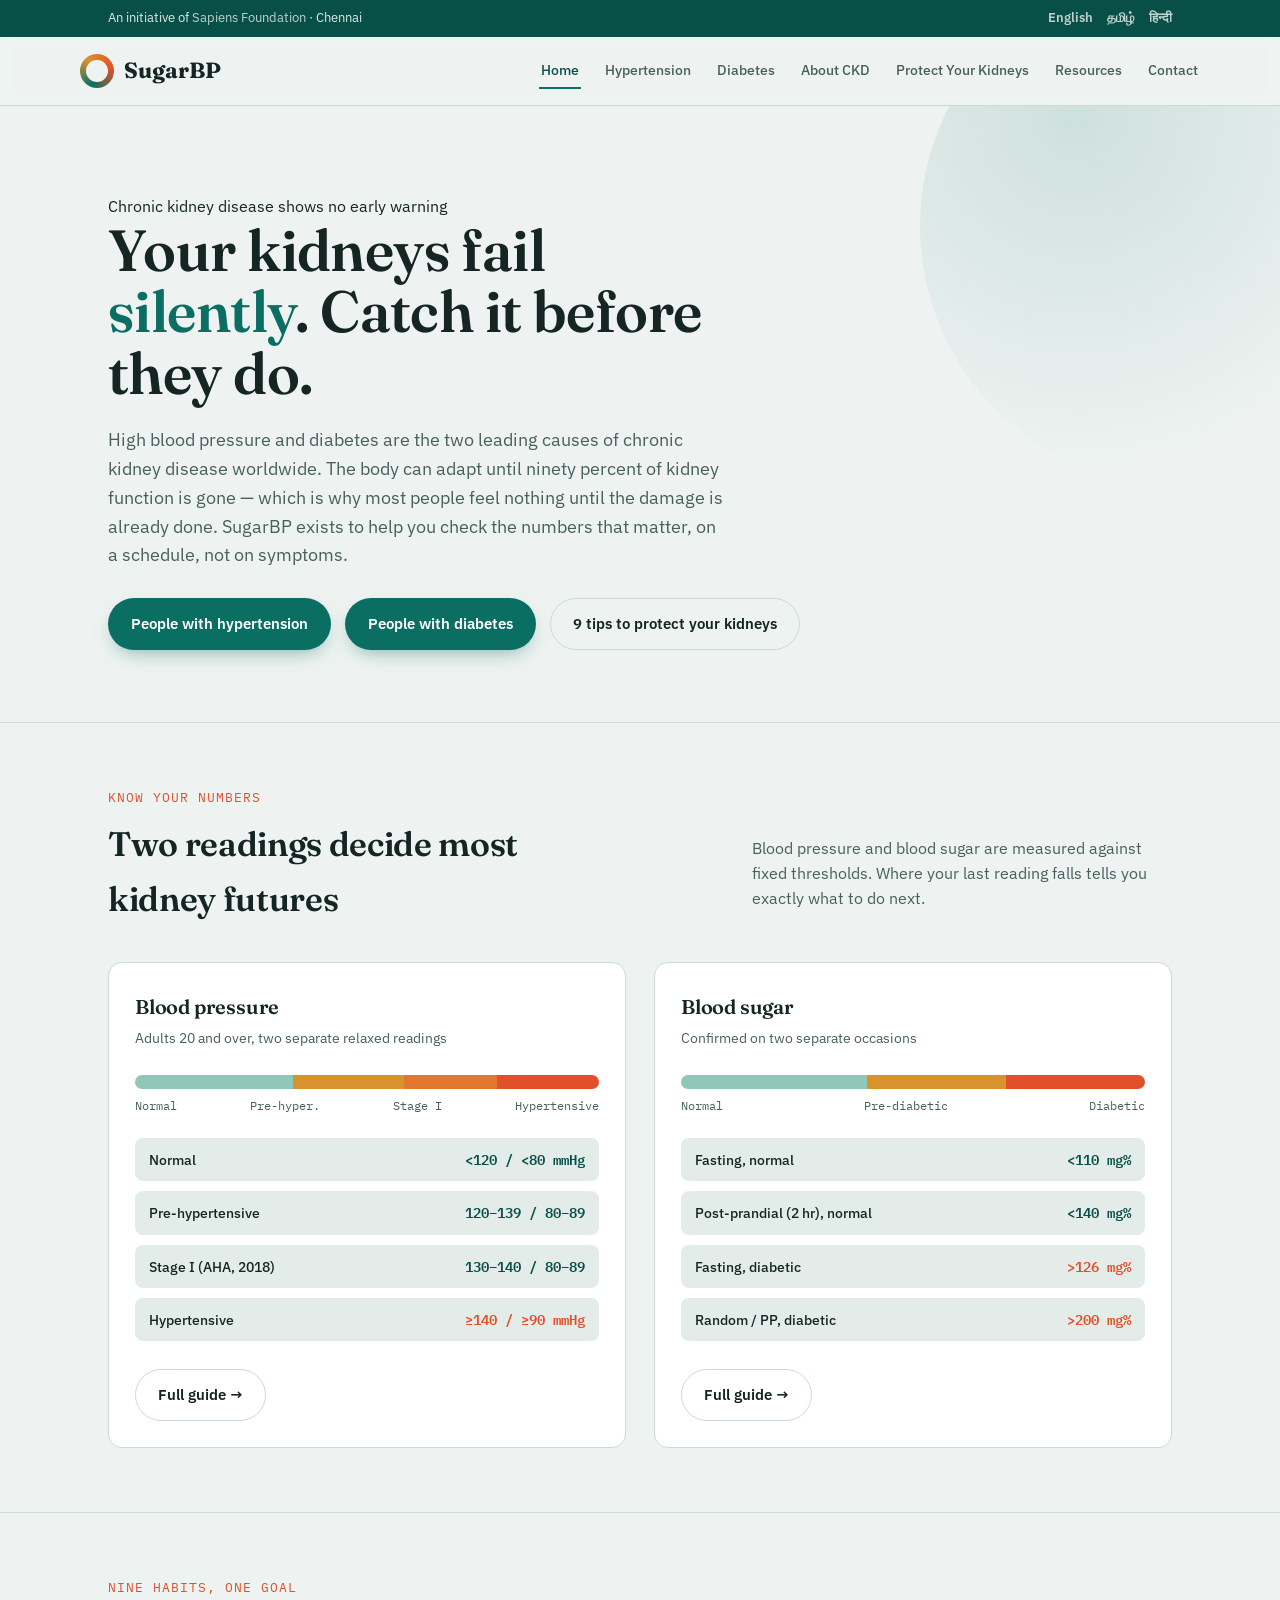
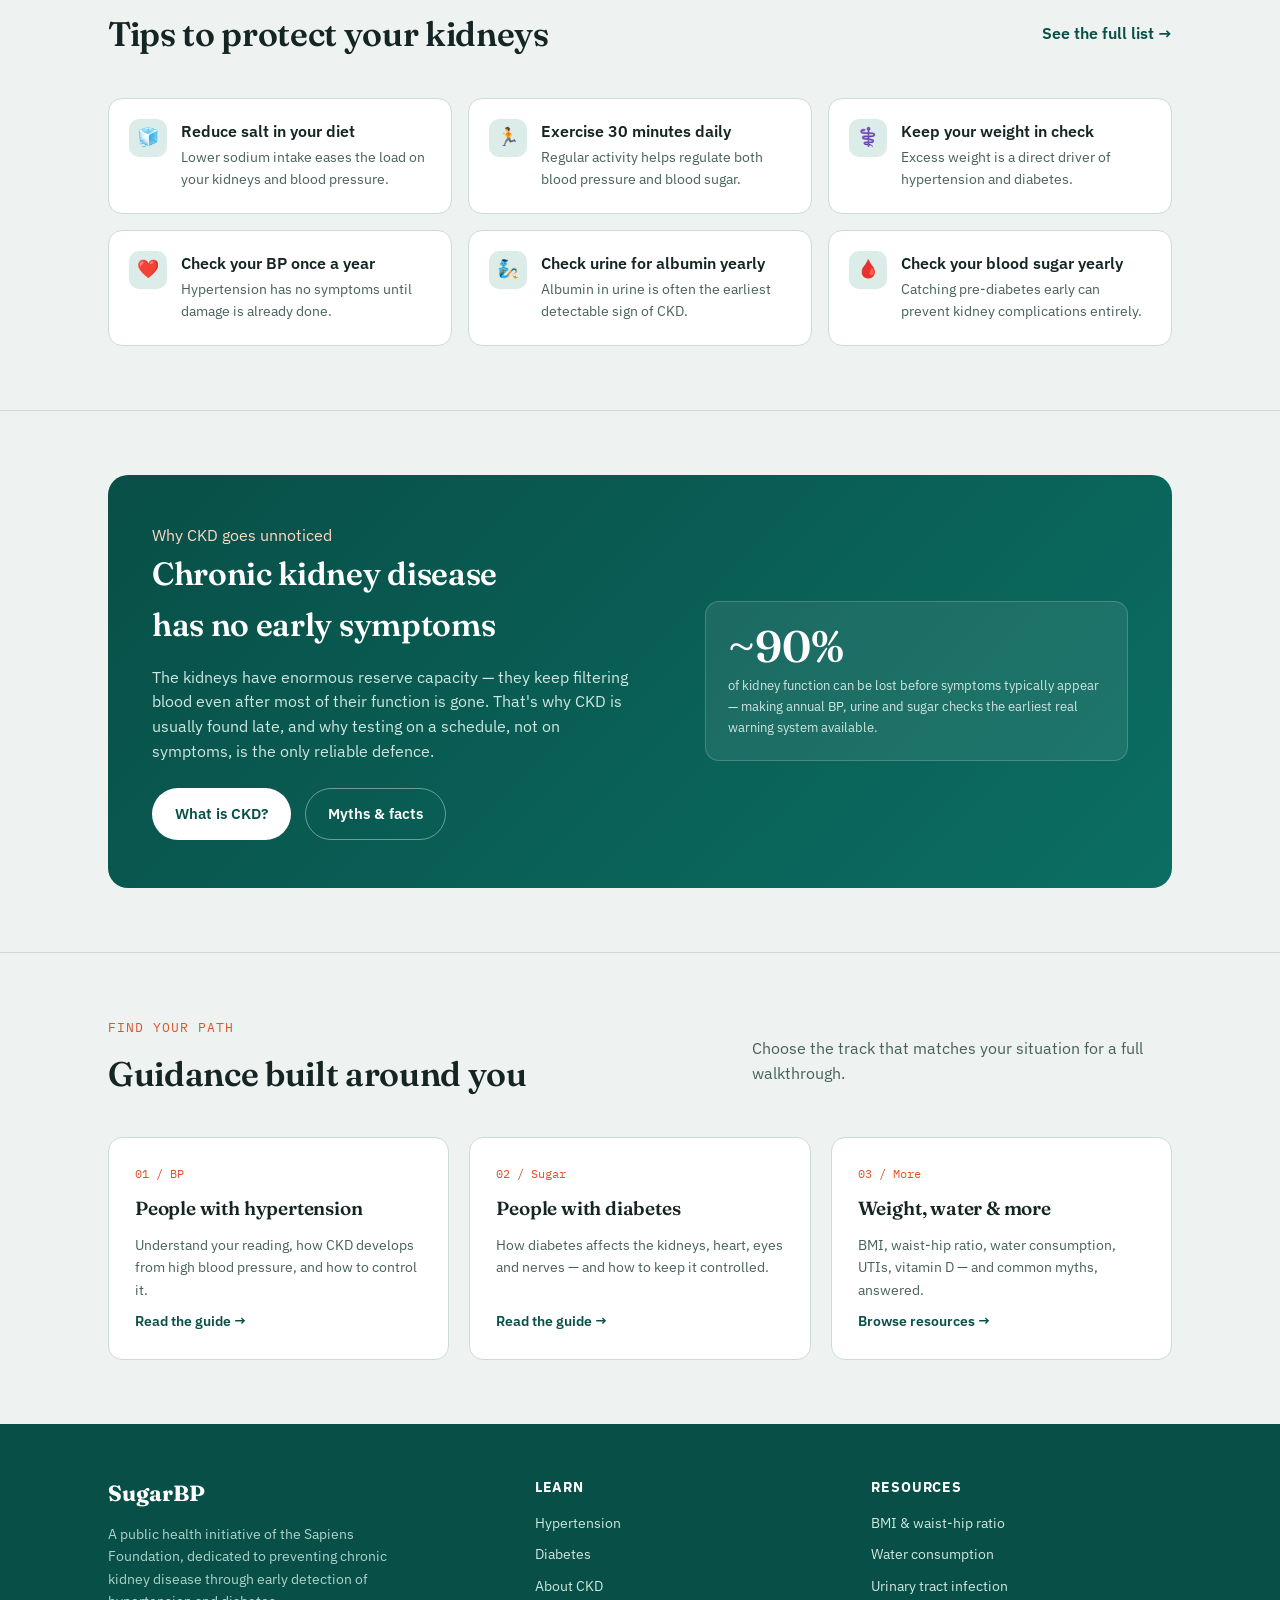
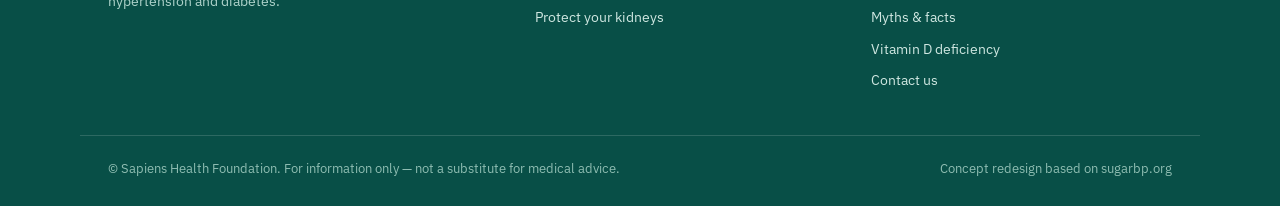
<file: index.html>
<!DOCTYPE html>
<html lang="en">
<head>
<meta charset="UTF-8">
<meta name="viewport" content="width=device-width, initial-scale=1.0">
<title>Protect Your Kidneys | SugarBP</title>
<meta name="description" content="SugarBP helps you understand hypertension, diabetes and chronic kidney disease before symptoms appear.">
<link rel="preconnect" href="https://fonts.googleapis.com">
<link href="https://fonts.googleapis.com/css2?family=Fraunces:opsz,wght@9..144,400;9..144,500;9..144,600;9..144,700&family=IBM+Plex+Sans:wght@400;500;600;700&family=IBM+Plex+Mono:wght@400;500;600&display=swap" rel="stylesheet">
<link rel="stylesheet" href="style.css">
</head>
<body>

<div class="utility">
  <div class="wrap">
    <div>An initiative of <a href="http://www.sapiensfoundation.org" target="_blank" rel="noopener">Sapiens Foundation</a> &middot; Chennai</div>
    <div class="lang-switch">
      <a href="#" aria-current="true">English</a><span><a href="https://sugarbp.org/Tamil/index.html">&#2980;&#2990;&#3007;&#2996;&#3021;</a></span><span><a href="https://sugarbp.org/Hindi/index.html">&#2361;&#2367;&#2344;&#2381;&#2342;&#2368;</a></span>
    </div>
  </div>
</div>

<header class="site">
  <div class="wrap navrow">
    <a class="brand" href="index.html"><span class="mark" aria-hidden="true"></span>SugarBP</a>
    <nav class="primary" aria-label="Primary">
      <a href="index.html" class="active">Home</a>
      <a href="hypertension.html">Hypertension</a>
      <a href="diabetes.html">Diabetes</a>
      <a href="ckd.html">About CKD</a>
      <a href="tips.html">Protect Your Kidneys</a>
      <a href="resources.html">Resources</a>
      <a href="contact.html">Contact</a>
    </nav>
  </div>
</header>

<main id="top">
  <section class="hero" style="border-top:none;">
    <div class="wrap">
      <span class="eyebrow"><span class="dot"></span>Chronic kidney disease shows no early warning</span>
      <h1>Your kidneys fail <em>silently</em>. Catch it before they do.</h1>
      <p class="lede">High blood pressure and diabetes are the two leading causes of chronic kidney disease worldwide. The body can adapt until ninety percent of kidney function is gone &mdash; which is why most people feel nothing until the damage is already done. SugarBP exists to help you check the numbers that matter, on a schedule, not on symptoms.</p>
      <div class="cta-row">
        <a class="btn btn-primary" href="hypertension.html">People with hypertension</a>
        <a class="btn btn-primary" href="diabetes.html">People with diabetes</a>
        <a class="btn btn-ghost" href="tips.html">9 tips to protect your kidneys</a>
      </div>
    </div>
  </section>

  <section id="vitals">
    <div class="wrap">
      <div class="section-head">
        <div>
          <span class="tag">Know your numbers</span>
          <h2>Two readings decide most kidney futures</h2>
        </div>
        <p>Blood pressure and blood sugar are measured against fixed thresholds. Where your last reading falls tells you exactly what to do next.</p>
      </div>

      <div class="gauges">
        <div class="gauge-card">
          <h3>Blood pressure</h3>
          <div class="who">Adults 20 and over, two separate relaxed readings</div>
          <div class="scale" role="img" aria-label="Blood pressure scale from normal to hypertensive">
            <div class="normal" style="width:34%"></div>
            <div class="pre" style="width:24%"></div>
            <div class="stage1" style="width:20%"></div>
            <div class="high" style="width:22%"></div>
          </div>
          <div class="scale-labels"><span>Normal</span><span>Pre-hyper.</span><span>Stage I</span><span>Hypertensive</span></div>
          <div class="readout">
            <div class="row"><span class="label">Normal</span><span class="val">&lt;120 / &lt;80 mmHg</span></div>
            <div class="row"><span class="label">Pre-hypertensive</span><span class="val">120&ndash;139 / 80&ndash;89</span></div>
            <div class="row"><span class="label">Stage I (AHA, 2018)</span><span class="val">130&ndash;140 / 80&ndash;89</span></div>
            <div class="row flag"><span class="label">Hypertensive</span><span class="val">&ge;140 / &ge;90 mmHg</span></div>
          </div>
          <div class="cta-row"><a class="btn btn-ghost" href="hypertension.html">Full guide &rarr;</a></div>
        </div>

        <div class="gauge-card">
          <h3>Blood sugar</h3>
          <div class="who">Confirmed on two separate occasions</div>
          <div class="scale" role="img" aria-label="Blood sugar scale from normal to diabetic">
            <div class="normal" style="width:40%"></div>
            <div class="pre" style="width:30%"></div>
            <div class="high" style="width:30%"></div>
          </div>
          <div class="scale-labels"><span>Normal</span><span>Pre-diabetic</span><span>Diabetic</span></div>
          <div class="readout">
            <div class="row"><span class="label">Fasting, normal</span><span class="val">&lt;110 mg%</span></div>
            <div class="row"><span class="label">Post-prandial (2 hr), normal</span><span class="val">&lt;140 mg%</span></div>
            <div class="row flag"><span class="label">Fasting, diabetic</span><span class="val">&gt;126 mg%</span></div>
            <div class="row flag"><span class="label">Random / PP, diabetic</span><span class="val">&gt;200 mg%</span></div>
          </div>
          <div class="cta-row"><a class="btn btn-ghost" href="diabetes.html">Full guide &rarr;</a></div>
        </div>
      </div>
    </div>
  </section>

  <section id="tips-preview">
    <div class="wrap">
      <div class="section-head">
        <div>
          <span class="tag">Nine habits, one goal</span>
          <h2>Tips to protect your kidneys</h2>
        </div>
        <p><a href="tips.html" style="color:var(--teal-dark); font-weight:600; text-decoration:none;">See the full list &rarr;</a></p>
      </div>
      <div class="tips-grid">
        <div class="tip"><div class="icon">&#129482;</div><div><h4>Reduce salt in your diet</h4><p>Lower sodium intake eases the load on your kidneys and blood pressure.</p></div></div>
        <div class="tip"><div class="icon">&#127939;</div><div><h4>Exercise 30 minutes daily</h4><p>Regular activity helps regulate both blood pressure and blood sugar.</p></div></div>
        <div class="tip"><div class="icon">&#9877;&#65039;</div><div><h4>Keep your weight in check</h4><p>Excess weight is a direct driver of hypertension and diabetes.</p></div></div>
        <div class="tip"><div class="icon">&#10084;&#65039;</div><div><h4>Check your BP once a year</h4><p>Hypertension has no symptoms until damage is already done.</p></div></div>
        <div class="tip"><div class="icon">&#129502;</div><div><h4>Check urine for albumin yearly</h4><p>Albumin in urine is often the earliest detectable sign of CKD.</p></div></div>
        <div class="tip"><div class="icon">&#129656;</div><div><h4>Check your blood sugar yearly</h4><p>Catching pre-diabetes early can prevent kidney complications entirely.</p></div></div>
      </div>
    </div>
  </section>

  <section id="ckd-callout">
    <div class="wrap">
      <div class="callout">
        <div>
          <span class="tag" style="color:#FFD9C4;">Why CKD goes unnoticed</span>
          <h2>Chronic kidney disease has no early symptoms</h2>
          <p>The kidneys have enormous reserve capacity &mdash; they keep filtering blood even after most of their function is gone. That's why CKD is usually found late, and why testing on a schedule, not on symptoms, is the only reliable defence.</p>
          <div class="cta-row" style="margin-top:24px;">
            <a class="btn" style="background:#fff; color:var(--teal-dark);" href="ckd.html">What is CKD?</a>
            <a class="btn btn-ghost" style="border-color:rgba(255,255,255,0.4); color:#fff;" href="myths.html">Myths &amp; facts</a>
          </div>
        </div>
        <div class="stat-block">
          <div class="big mono">~90%</div>
          <div class="cap">of kidney function can be lost before symptoms typically appear &mdash; making annual BP, urine and sugar checks the earliest real warning system available.</div>
        </div>
      </div>
    </div>
  </section>

  <section id="pathways">
    <div class="wrap">
      <div class="section-head">
        <div>
          <span class="tag">Find your path</span>
          <h2>Guidance built around you</h2>
        </div>
        <p>Choose the track that matches your situation for a full walkthrough.</p>
      </div>
      <div class="paths">
        <a class="path-card" href="hypertension.html">
          <span class="num mono">01 / BP</span>
          <h3>People with hypertension</h3>
          <p>Understand your reading, how CKD develops from high blood pressure, and how to control it.</p>
          <span class="go">Read the guide &rarr;</span>
        </a>
        <a class="path-card" href="diabetes.html">
          <span class="num mono">02 / Sugar</span>
          <h3>People with diabetes</h3>
          <p>How diabetes affects the kidneys, heart, eyes and nerves &mdash; and how to keep it controlled.</p>
          <span class="go">Read the guide &rarr;</span>
        </a>
        <a class="path-card" href="resources.html">
          <span class="num mono">03 / More</span>
          <h3>Weight, water &amp; more</h3>
          <p>BMI, waist-hip ratio, water consumption, UTIs, vitamin D &mdash; and common myths, answered.</p>
          <span class="go">Browse resources &rarr;</span>
        </a>
      </div>
    </div>
  </section>
</main>

<footer id="contact-footer">
  <div class="wrap foot-grid">
    <div>
      <div class="brand-foot">SugarBP</div>
      <p class="desc">A public health initiative of the Sapiens Foundation, dedicated to preventing chronic kidney disease through early detection of hypertension and diabetes.</p>
    </div>
    <div>
      <h4>Learn</h4>
      <ul>
        <li><a href="hypertension.html">Hypertension</a></li>
        <li><a href="diabetes.html">Diabetes</a></li>
        <li><a href="ckd.html">About CKD</a></li>
        <li><a href="tips.html">Protect your kidneys</a></li>
      </ul>
    </div>
    <div>
      <h4>Resources</h4>
      <ul>
        <li><a href="bmi.html">BMI &amp; waist-hip ratio</a></li>
        <li><a href="water.html">Water consumption</a></li>
        <li><a href="uti.html">Urinary tract infection</a></li>
        <li><a href="myths.html">Myths &amp; facts</a></li>
        <li><a href="vitamind.html">Vitamin D deficiency</a></li>
        <li><a href="contact.html">Contact us</a></li>
      </ul>
    </div>
  </div>
  <div class="wrap foot-bottom">
    <span>&copy; Sapiens Health Foundation. For information only &mdash; not a substitute for medical advice.</span>
    <span>Concept redesign based on sugarbp.org</span>
  </div>
</footer>

</body>
</html>
</file>
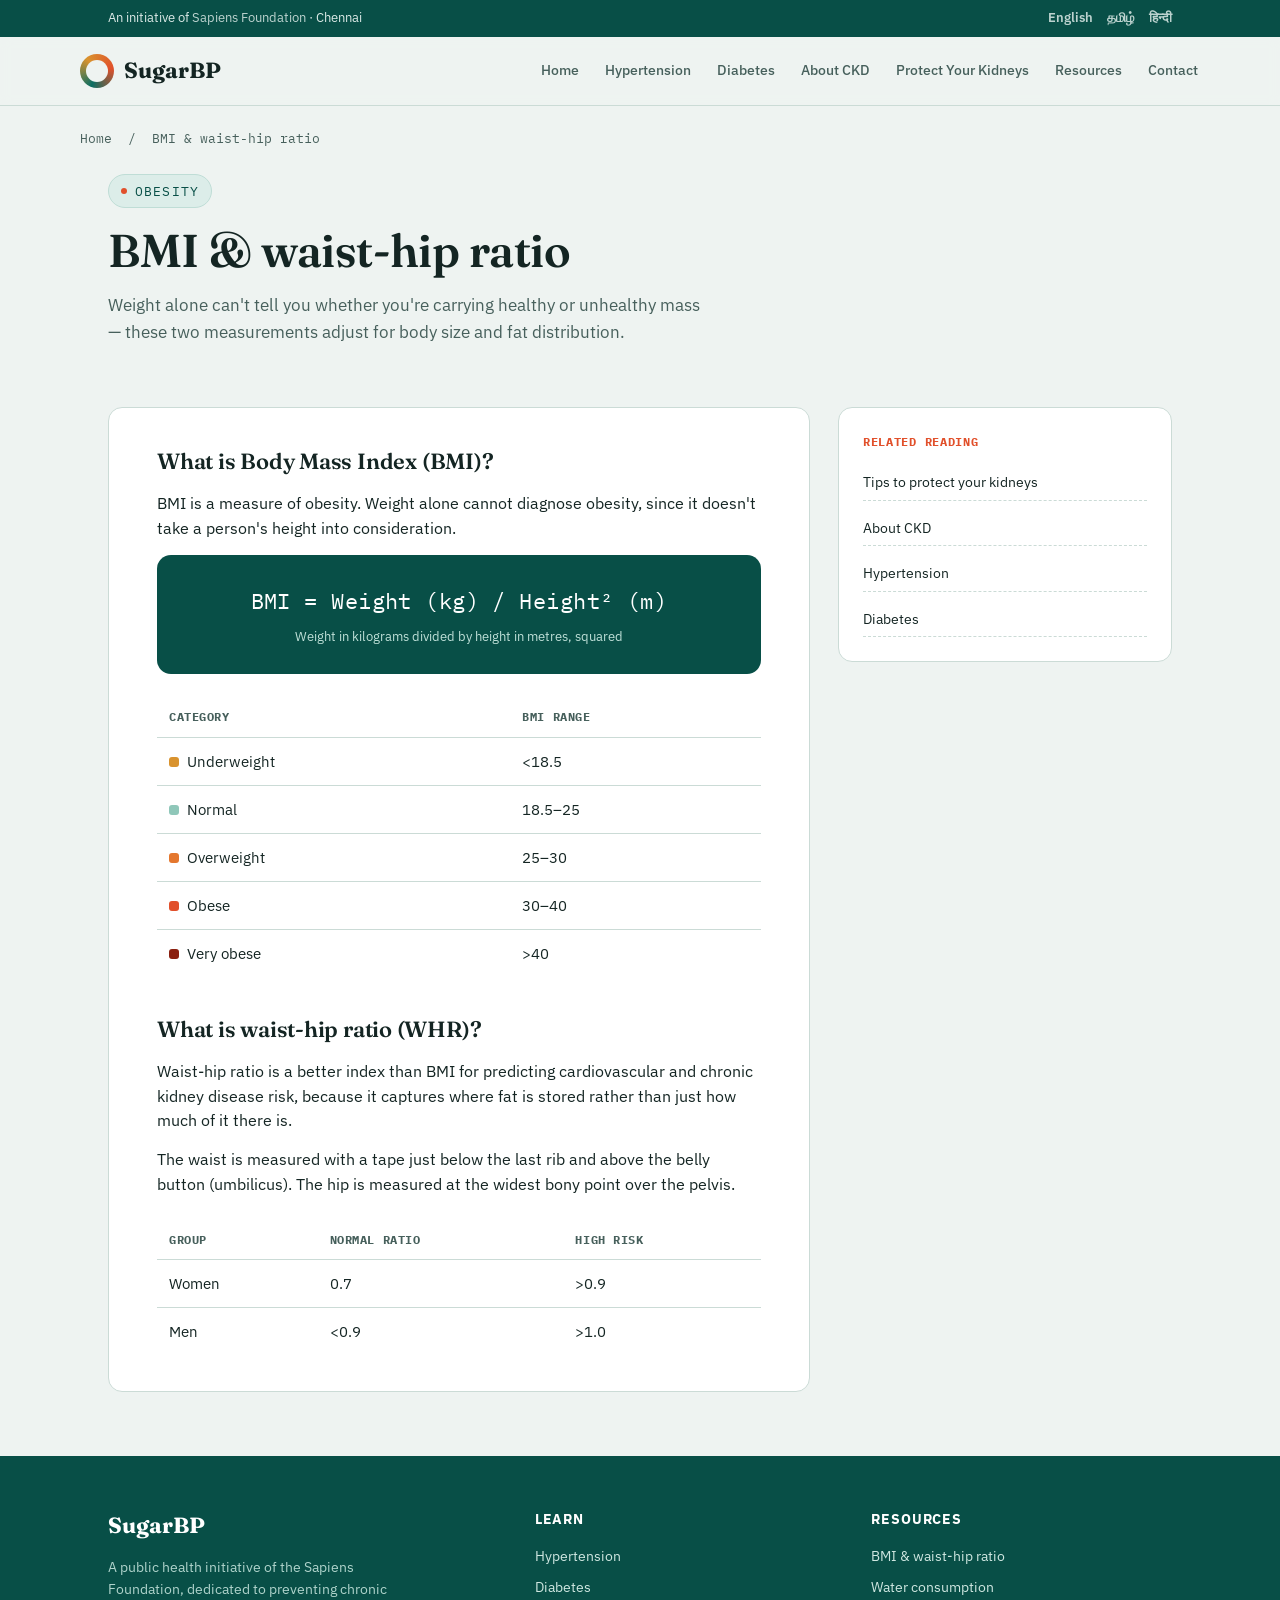
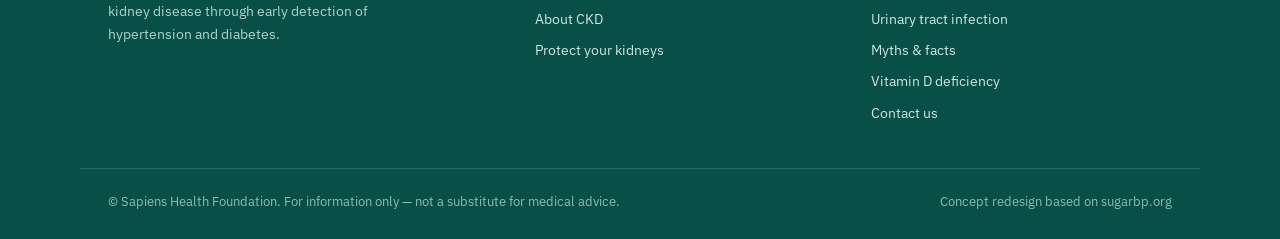
<file: bmi.html>
<!DOCTYPE html>
<html lang="en">
<head>
<meta charset="UTF-8">
<meta name="viewport" content="width=device-width, initial-scale=1.0">
<title>BMI & Waist-Hip Ratio | SugarBP</title>
<meta name="description" content="Calculate and understand BMI and waist-hip ratio as predictors of cardiovascular and kidney disease risk.">
<link rel="preconnect" href="https://fonts.googleapis.com">
<link href="https://fonts.googleapis.com/css2?family=Fraunces:opsz,wght@9..144,400;9..144,500;9..144,600;9..144,700&family=IBM+Plex+Sans:wght@400;500;600;700&family=IBM+Plex+Mono:wght@400;500;600&display=swap" rel="stylesheet">
<link rel="stylesheet" href="style.css">
</head>
<body>

<div class="utility">
  <div class="wrap">
    <div>An initiative of <a href="http://www.sapiensfoundation.org" target="_blank" rel="noopener">Sapiens Foundation</a> &middot; Chennai</div>
    <div class="lang-switch">
      <a href="#" aria-current="true">English</a><span><a href="https://sugarbp.org/Tamil/index.html">&#2980;&#2990;&#3007;&#2996;&#3021;</a></span><span><a href="https://sugarbp.org/Hindi/index.html">&#2361;&#2367;&#2344;&#2381;&#2342;&#2368;</a></span>
    </div>
  </div>
</div>

<header class="site">
  <div class="wrap navrow">
    <a class="brand" href="index.html"><span class="mark" aria-hidden="true"></span>SugarBP</a>
    <nav class="primary" aria-label="Primary">
      <a href="index.html">Home</a>
      <a href="hypertension.html">Hypertension</a>
      <a href="diabetes.html">Diabetes</a>
      <a href="ckd.html">About CKD</a>
      <a href="tips.html">Protect Your Kidneys</a>
      <a href="resources.html">Resources</a>
      <a href="contact.html">Contact</a>
    </nav>
  </div>
</header>

<main>
<div class="crumb wrap"><a href="index.html">Home</a> &nbsp;/&nbsp; BMI &amp; waist-hip ratio</div>
  <section class="page-hero" style="border-top:none;">
    <div class="wrap">
      <span class="eyebrow"><span class="dot"></span>Obesity</span>
      <h1>BMI &amp; waist-hip ratio</h1>
      <p class="lede">Weight alone can't tell you whether you're carrying healthy or unhealthy mass &mdash; these two measurements adjust for body size and fat distribution.</p>
    </div>
  </section>

  <section style="border-top:none; padding-top:0;">
    <div class="wrap two-col">
      <div class="article">
        <h2>What is Body Mass Index (BMI)?</h2>
        <p>BMI is a measure of obesity. Weight alone cannot diagnose obesity, since it doesn't take a person's height into consideration.</p>
        <div class="formula-card">
          <div class="formula">BMI&nbsp;=&nbsp;Weight (kg)&nbsp;/&nbsp;Height&sup2; (m)</div>
          <div class="formula-cap">Weight in kilograms divided by height in metres, squared</div>
        </div>
        <table class="range-table">
          <tr><th>Category</th><th>BMI range</th></tr>
          <tr><td><span class="swatch" style="background:#D9932E"></span>Underweight</td><td>&lt;18.5</td></tr>
          <tr><td><span class="swatch" style="background:#8FC7B9"></span>Normal</td><td>18.5&ndash;25</td></tr>
          <tr><td><span class="swatch" style="background:#E4772E"></span>Overweight</td><td>25&ndash;30</td></tr>
          <tr><td><span class="swatch" style="background:#E1502B"></span>Obese</td><td>30&ndash;40</td></tr>
          <tr><td><span class="swatch" style="background:#8A1F0F"></span>Very obese</td><td>&gt;40</td></tr>
        </table>

        <h2>What is waist-hip ratio (WHR)?</h2>
        <p>Waist-hip ratio is a better index than BMI for predicting cardiovascular and chronic kidney disease risk, because it captures where fat is stored rather than just how much of it there is.</p>
        <p>The waist is measured with a tape just below the last rib and above the belly button (umbilicus). The hip is measured at the widest bony point over the pelvis.</p>
        <table class="range-table">
          <tr><th>Group</th><th>Normal ratio</th><th>High risk</th></tr>
          <tr><td>Women</td><td>0.7</td><td>&gt;0.9</td></tr>
          <tr><td>Men</td><td>&lt;0.9</td><td>&gt;1.0</td></tr>
        </table>
      </div>

      <aside class="side-links">
        <h4>Related reading</h4>
        <ul>
          <li><a href="tips.html">Tips to protect your kidneys</a></li>
          <li><a href="ckd.html">About CKD</a></li>
          <li><a href="hypertension.html">Hypertension</a></li>
          <li><a href="diabetes.html">Diabetes</a></li>
        </ul>
      </aside>
    </div>
  </section>
</main>

<footer id="contact-footer">
  <div class="wrap foot-grid">
    <div>
      <div class="brand-foot">SugarBP</div>
      <p class="desc">A public health initiative of the Sapiens Foundation, dedicated to preventing chronic kidney disease through early detection of hypertension and diabetes.</p>
    </div>
    <div>
      <h4>Learn</h4>
      <ul>
        <li><a href="hypertension.html">Hypertension</a></li>
        <li><a href="diabetes.html">Diabetes</a></li>
        <li><a href="ckd.html">About CKD</a></li>
        <li><a href="tips.html">Protect your kidneys</a></li>
      </ul>
    </div>
    <div>
      <h4>Resources</h4>
      <ul>
        <li><a href="bmi.html">BMI &amp; waist-hip ratio</a></li>
        <li><a href="water.html">Water consumption</a></li>
        <li><a href="uti.html">Urinary tract infection</a></li>
        <li><a href="myths.html">Myths &amp; facts</a></li>
        <li><a href="vitamind.html">Vitamin D deficiency</a></li>
        <li><a href="contact.html">Contact us</a></li>
      </ul>
    </div>
  </div>
  <div class="wrap foot-bottom">
    <span>&copy; Sapiens Health Foundation. For information only &mdash; not a substitute for medical advice.</span>
    <span>Concept redesign based on sugarbp.org</span>
  </div>
</footer>

</body>
</html>
</file>
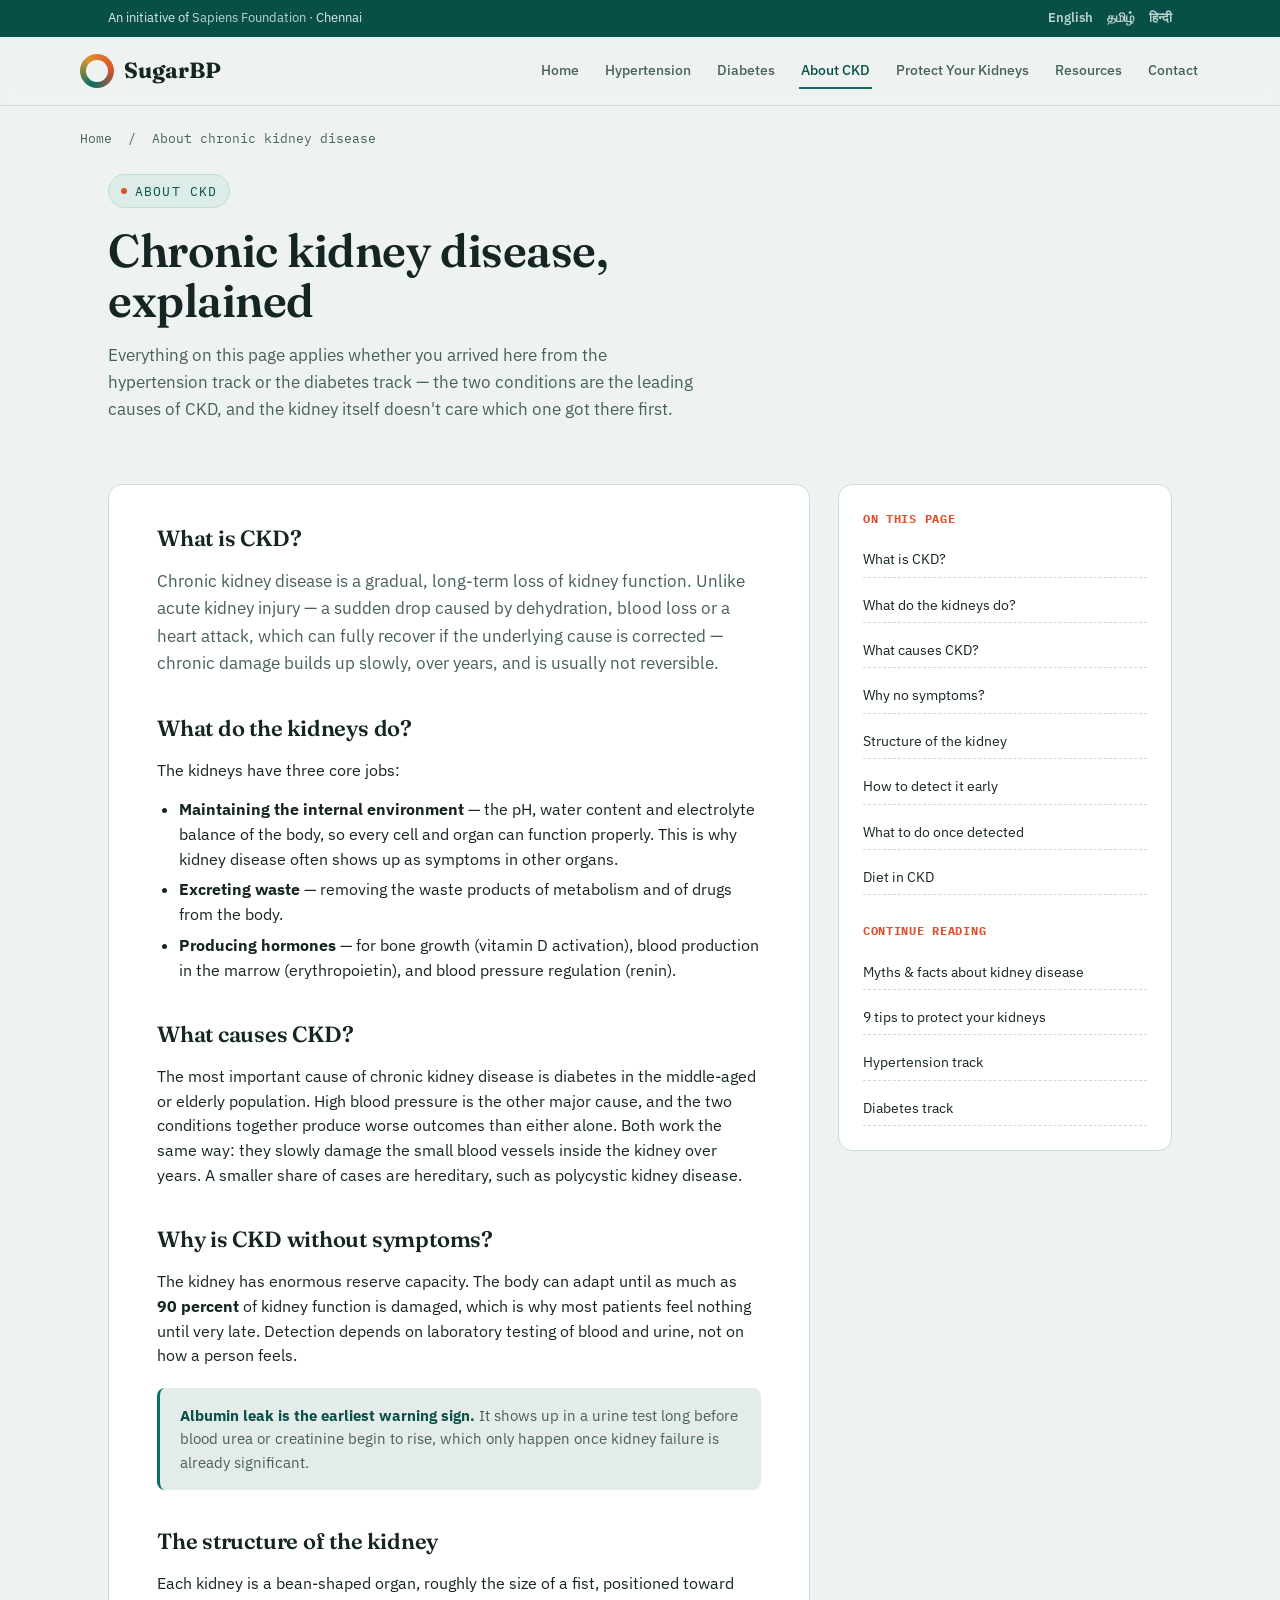
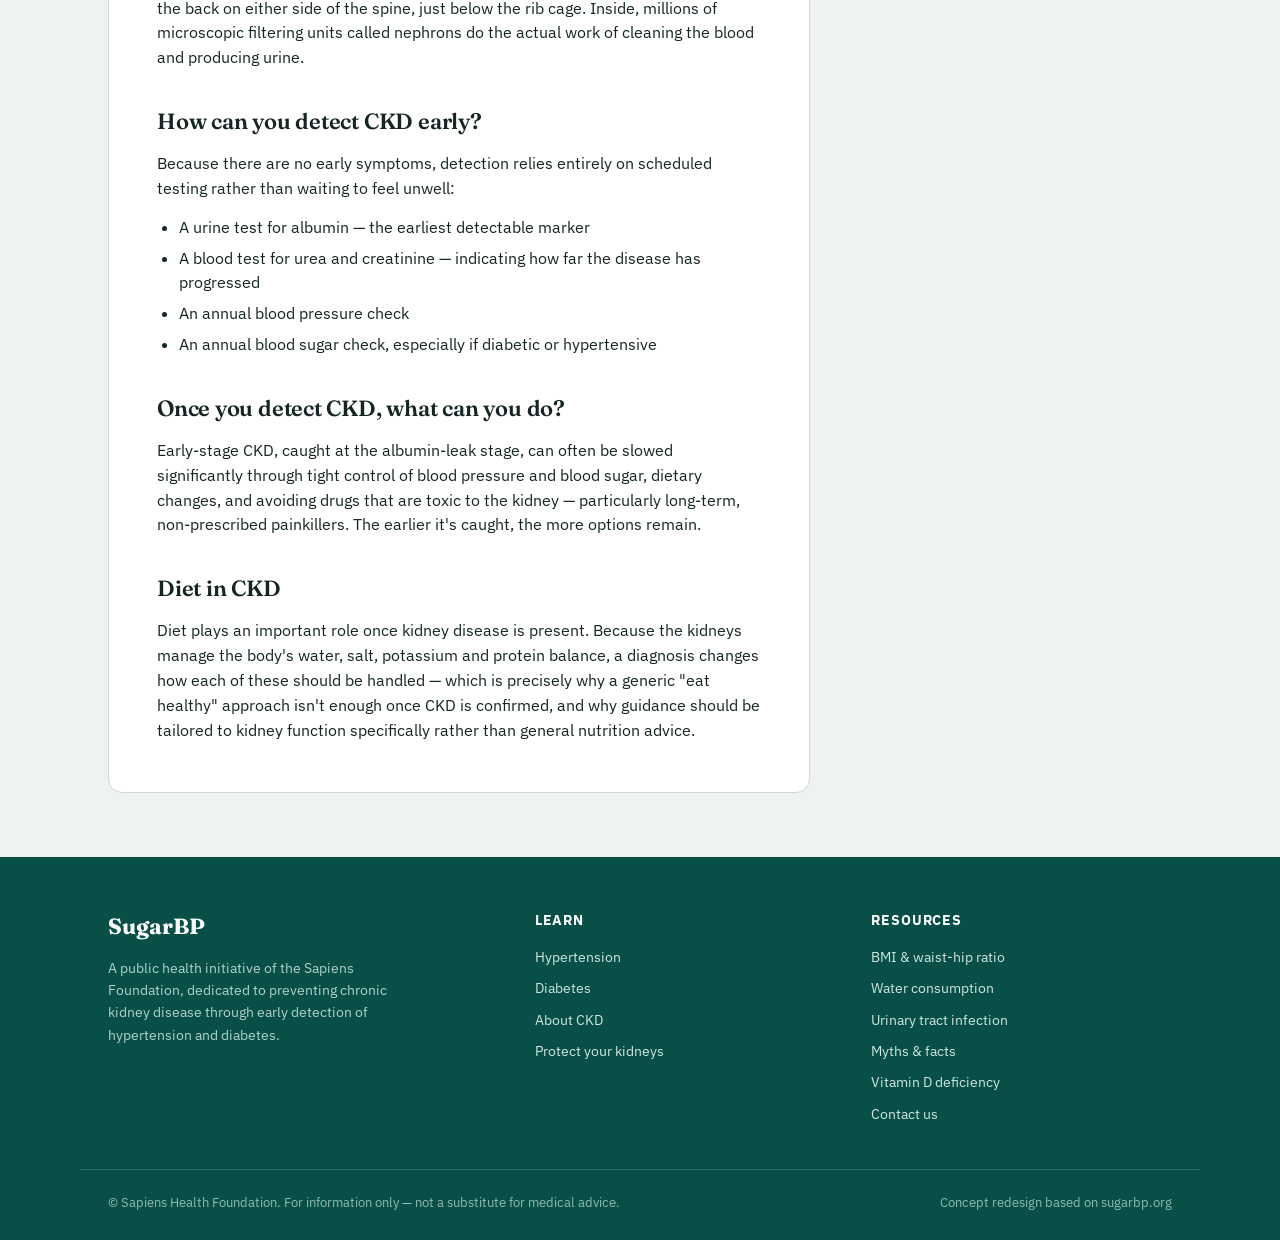
<file: ckd.html>
<!DOCTYPE html>
<html lang="en">
<head>
<meta charset="UTF-8">
<meta name="viewport" content="width=device-width, initial-scale=1.0">
<title>About Chronic Kidney Disease | SugarBP</title>
<meta name="description" content="What CKD is, why it has no early symptoms, how it's detected, and what to do once it's found.">
<link rel="preconnect" href="https://fonts.googleapis.com">
<link href="https://fonts.googleapis.com/css2?family=Fraunces:opsz,wght@9..144,400;9..144,500;9..144,600;9..144,700&family=IBM+Plex+Sans:wght@400;500;600;700&family=IBM+Plex+Mono:wght@400;500;600&display=swap" rel="stylesheet">
<link rel="stylesheet" href="style.css">
</head>
<body>

<div class="utility">
  <div class="wrap">
    <div>An initiative of <a href="http://www.sapiensfoundation.org" target="_blank" rel="noopener">Sapiens Foundation</a> &middot; Chennai</div>
    <div class="lang-switch">
      <a href="#" aria-current="true">English</a><span><a href="https://sugarbp.org/Tamil/index.html">&#2980;&#2990;&#3007;&#2996;&#3021;</a></span><span><a href="https://sugarbp.org/Hindi/index.html">&#2361;&#2367;&#2344;&#2381;&#2342;&#2368;</a></span>
    </div>
  </div>
</div>

<header class="site">
  <div class="wrap navrow">
    <a class="brand" href="index.html"><span class="mark" aria-hidden="true"></span>SugarBP</a>
    <nav class="primary" aria-label="Primary">
      <a href="index.html">Home</a>
      <a href="hypertension.html">Hypertension</a>
      <a href="diabetes.html">Diabetes</a>
      <a href="ckd.html" class="active">About CKD</a>
      <a href="tips.html">Protect Your Kidneys</a>
      <a href="resources.html">Resources</a>
      <a href="contact.html">Contact</a>
    </nav>
  </div>
</header>

<main>
<div class="crumb wrap"><a href="index.html">Home</a> &nbsp;/&nbsp; About chronic kidney disease</div>
  <section class="page-hero" style="border-top:none;">
    <div class="wrap">
      <span class="eyebrow"><span class="dot"></span>About CKD</span>
      <h1>Chronic kidney disease, explained</h1>
      <p class="lede">Everything on this page applies whether you arrived here from the hypertension track or the diabetes track &mdash; the two conditions are the leading causes of CKD, and the kidney itself doesn't care which one got there first.</p>
    </div>
  </section>

  <section style="border-top:none; padding-top:0;">
    <div class="wrap two-col">
      <div class="article">
        <h2 id="what">What is CKD?</h2>
        <p class="lead">Chronic kidney disease is a gradual, long-term loss of kidney function. Unlike acute kidney injury &mdash; a sudden drop caused by dehydration, blood loss or a heart attack, which can fully recover if the underlying cause is corrected &mdash; chronic damage builds up slowly, over years, and is usually not reversible.</p>

        <h2 id="function">What do the kidneys do?</h2>
        <p>The kidneys have three core jobs:</p>
        <ul>
          <li><strong>Maintaining the internal environment</strong> &mdash; the pH, water content and electrolyte balance of the body, so every cell and organ can function properly. This is why kidney disease often shows up as symptoms in other organs.</li>
          <li><strong>Excreting waste</strong> &mdash; removing the waste products of metabolism and of drugs from the body.</li>
          <li><strong>Producing hormones</strong> &mdash; for bone growth (vitamin D activation), blood production in the marrow (erythropoietin), and blood pressure regulation (renin).</li>
        </ul>

        <h2 id="causes">What causes CKD?</h2>
        <p>The most important cause of chronic kidney disease is diabetes in the middle-aged or elderly population. High blood pressure is the other major cause, and the two conditions together produce worse outcomes than either alone. Both work the same way: they slowly damage the small blood vessels inside the kidney over years. A smaller share of cases are hereditary, such as polycystic kidney disease.</p>

        <h2 id="symptoms">Why is CKD without symptoms?</h2>
        <p>The kidney has enormous reserve capacity. The body can adapt until as much as <strong>90 percent</strong> of kidney function is damaged, which is why most patients feel nothing until very late. Detection depends on laboratory testing of blood and urine, not on how a person feels.</p>
        <div class="callout-box"><strong>Albumin leak is the earliest warning sign.</strong> It shows up in a urine test long before blood urea or creatinine begin to rise, which only happen once kidney failure is already significant.</div>

        <h2 id="structure">The structure of the kidney</h2>
        <p>Each kidney is a bean-shaped organ, roughly the size of a fist, positioned toward the back on either side of the spine, just below the rib cage. Inside, millions of microscopic filtering units called nephrons do the actual work of cleaning the blood and producing urine.</p>

        <h2 id="detect">How can you detect CKD early?</h2>
        <p>Because there are no early symptoms, detection relies entirely on scheduled testing rather than waiting to feel unwell:</p>
        <ul>
          <li>A urine test for albumin &mdash; the earliest detectable marker</li>
          <li>A blood test for urea and creatinine &mdash; indicating how far the disease has progressed</li>
          <li>An annual blood pressure check</li>
          <li>An annual blood sugar check, especially if diabetic or hypertensive</li>
        </ul>

        <h2 id="do">Once you detect CKD, what can you do?</h2>
        <p>Early-stage CKD, caught at the albumin-leak stage, can often be slowed significantly through tight control of blood pressure and blood sugar, dietary changes, and avoiding drugs that are toxic to the kidney &mdash; particularly long-term, non-prescribed painkillers. The earlier it's caught, the more options remain.</p>

        <h2 id="diet">Diet in CKD</h2>
        <p>Diet plays an important role once kidney disease is present. Because the kidneys manage the body's water, salt, potassium and protein balance, a diagnosis changes how each of these should be handled &mdash; which is precisely why a generic "eat healthy" approach isn't enough once CKD is confirmed, and why guidance should be tailored to kidney function specifically rather than general nutrition advice.</p>
      </div>

      <aside class="side-links">
        <h4>On this page</h4>
        <ul>
          <li><a href="#what">What is CKD?</a></li>
          <li><a href="#function">What do the kidneys do?</a></li>
          <li><a href="#causes">What causes CKD?</a></li>
          <li><a href="#symptoms">Why no symptoms?</a></li>
          <li><a href="#structure">Structure of the kidney</a></li>
          <li><a href="#detect">How to detect it early</a></li>
          <li><a href="#do">What to do once detected</a></li>
          <li><a href="#diet">Diet in CKD</a></li>
        </ul>
        <h4 style="margin-top:26px;">Continue reading</h4>
        <ul>
          <li><a href="myths.html">Myths &amp; facts about kidney disease</a></li>
          <li><a href="tips.html">9 tips to protect your kidneys</a></li>
          <li><a href="hypertension.html">Hypertension track</a></li>
          <li><a href="diabetes.html">Diabetes track</a></li>
        </ul>
      </aside>
    </div>
  </section>
</main>

<footer id="contact-footer">
  <div class="wrap foot-grid">
    <div>
      <div class="brand-foot">SugarBP</div>
      <p class="desc">A public health initiative of the Sapiens Foundation, dedicated to preventing chronic kidney disease through early detection of hypertension and diabetes.</p>
    </div>
    <div>
      <h4>Learn</h4>
      <ul>
        <li><a href="hypertension.html">Hypertension</a></li>
        <li><a href="diabetes.html">Diabetes</a></li>
        <li><a href="ckd.html">About CKD</a></li>
        <li><a href="tips.html">Protect your kidneys</a></li>
      </ul>
    </div>
    <div>
      <h4>Resources</h4>
      <ul>
        <li><a href="bmi.html">BMI &amp; waist-hip ratio</a></li>
        <li><a href="water.html">Water consumption</a></li>
        <li><a href="uti.html">Urinary tract infection</a></li>
        <li><a href="myths.html">Myths &amp; facts</a></li>
        <li><a href="vitamind.html">Vitamin D deficiency</a></li>
        <li><a href="contact.html">Contact us</a></li>
      </ul>
    </div>
  </div>
  <div class="wrap foot-bottom">
    <span>&copy; Sapiens Health Foundation. For information only &mdash; not a substitute for medical advice.</span>
    <span>Concept redesign based on sugarbp.org</span>
  </div>
</footer>

</body>
</html>
</file>
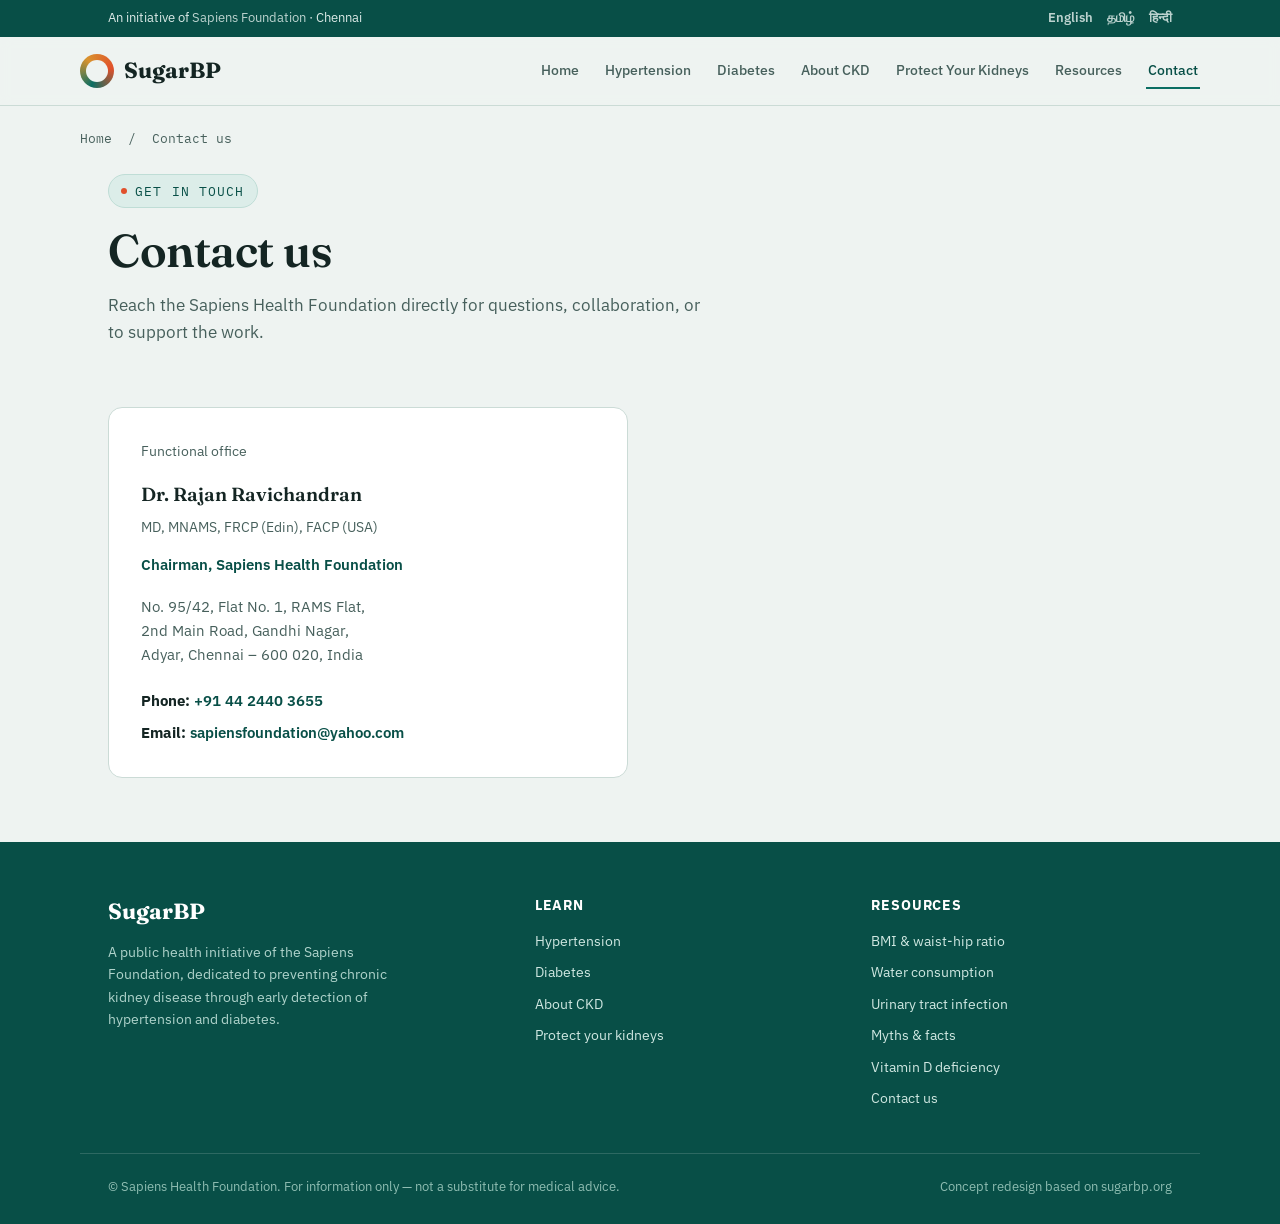
<file: contact.html>
<!DOCTYPE html>
<html lang="en">
<head>
<meta charset="UTF-8">
<meta name="viewport" content="width=device-width, initial-scale=1.0">
<title>Contact Us | SugarBP</title>
<meta name="description" content="Contact details for the Sapiens Health Foundation.">
<link rel="preconnect" href="https://fonts.googleapis.com">
<link href="https://fonts.googleapis.com/css2?family=Fraunces:opsz,wght@9..144,400;9..144,500;9..144,600;9..144,700&family=IBM+Plex+Sans:wght@400;500;600;700&family=IBM+Plex+Mono:wght@400;500;600&display=swap" rel="stylesheet">
<link rel="stylesheet" href="style.css">
</head>
<body>

<div class="utility">
  <div class="wrap">
    <div>An initiative of <a href="http://www.sapiensfoundation.org" target="_blank" rel="noopener">Sapiens Foundation</a> &middot; Chennai</div>
    <div class="lang-switch">
      <a href="#" aria-current="true">English</a><span><a href="https://sugarbp.org/Tamil/index.html">&#2980;&#2990;&#3007;&#2996;&#3021;</a></span><span><a href="https://sugarbp.org/Hindi/index.html">&#2361;&#2367;&#2344;&#2381;&#2342;&#2368;</a></span>
    </div>
  </div>
</div>

<header class="site">
  <div class="wrap navrow">
    <a class="brand" href="index.html"><span class="mark" aria-hidden="true"></span>SugarBP</a>
    <nav class="primary" aria-label="Primary">
      <a href="index.html">Home</a>
      <a href="hypertension.html">Hypertension</a>
      <a href="diabetes.html">Diabetes</a>
      <a href="ckd.html">About CKD</a>
      <a href="tips.html">Protect Your Kidneys</a>
      <a href="resources.html">Resources</a>
      <a href="contact.html" class="active">Contact</a>
    </nav>
  </div>
</header>

<main>
<div class="crumb wrap"><a href="index.html">Home</a> &nbsp;/&nbsp; Contact us</div>
  <section class="page-hero" style="border-top:none;">
    <div class="wrap">
      <span class="eyebrow"><span class="dot"></span>Get in touch</span>
      <h1>Contact us</h1>
      <p class="lede">Reach the Sapiens Health Foundation directly for questions, collaboration, or to support the work.</p>
    </div>
  </section>

  <section style="border-top:none; padding-top:0;">
    <div class="wrap">
      <div class="contact-card">
        <div class="role">Functional office</div>
        <div class="line" style="font-family:'Fraunces',serif; font-size:19px; font-weight:600;">Dr. Rajan Ravichandran</div>
        <div class="line" style="color:var(--ink-soft); font-size:13.5px;">MD, MNAMS, FRCP (Edin), FACP (USA)</div>
        <div class="line" style="margin-top:6px; font-weight:600; color:var(--teal-dark);">Chairman, Sapiens Health Foundation</div>
        <div class="line" style="margin-top:10px; color:var(--ink-soft);">
          No. 95/42, Flat No. 1, RAMS Flat,<br>
          2nd Main Road, Gandhi Nagar,<br>
          Adyar, Chennai &ndash; 600 020, India
        </div>
        <div class="line" style="margin-top:14px;"><strong>Phone:</strong> <a class="contact-link" href="tel:+914424403655">+91 44 2440 3655</a></div>
        <div class="line"><strong>Email:</strong> <a class="contact-link" href="mailto:sapiensfoundation@yahoo.com">sapiensfoundation@yahoo.com</a></div>
      </div>
    </div>
  </section>
</main>

<footer id="contact-footer">
  <div class="wrap foot-grid">
    <div>
      <div class="brand-foot">SugarBP</div>
      <p class="desc">A public health initiative of the Sapiens Foundation, dedicated to preventing chronic kidney disease through early detection of hypertension and diabetes.</p>
    </div>
    <div>
      <h4>Learn</h4>
      <ul>
        <li><a href="hypertension.html">Hypertension</a></li>
        <li><a href="diabetes.html">Diabetes</a></li>
        <li><a href="ckd.html">About CKD</a></li>
        <li><a href="tips.html">Protect your kidneys</a></li>
      </ul>
    </div>
    <div>
      <h4>Resources</h4>
      <ul>
        <li><a href="bmi.html">BMI &amp; waist-hip ratio</a></li>
        <li><a href="water.html">Water consumption</a></li>
        <li><a href="uti.html">Urinary tract infection</a></li>
        <li><a href="myths.html">Myths &amp; facts</a></li>
        <li><a href="vitamind.html">Vitamin D deficiency</a></li>
        <li><a href="contact.html">Contact us</a></li>
      </ul>
    </div>
  </div>
  <div class="wrap foot-bottom">
    <span>&copy; Sapiens Health Foundation. For information only &mdash; not a substitute for medical advice.</span>
    <span>Concept redesign based on sugarbp.org</span>
  </div>
</footer>

</body>
</html>
</file>
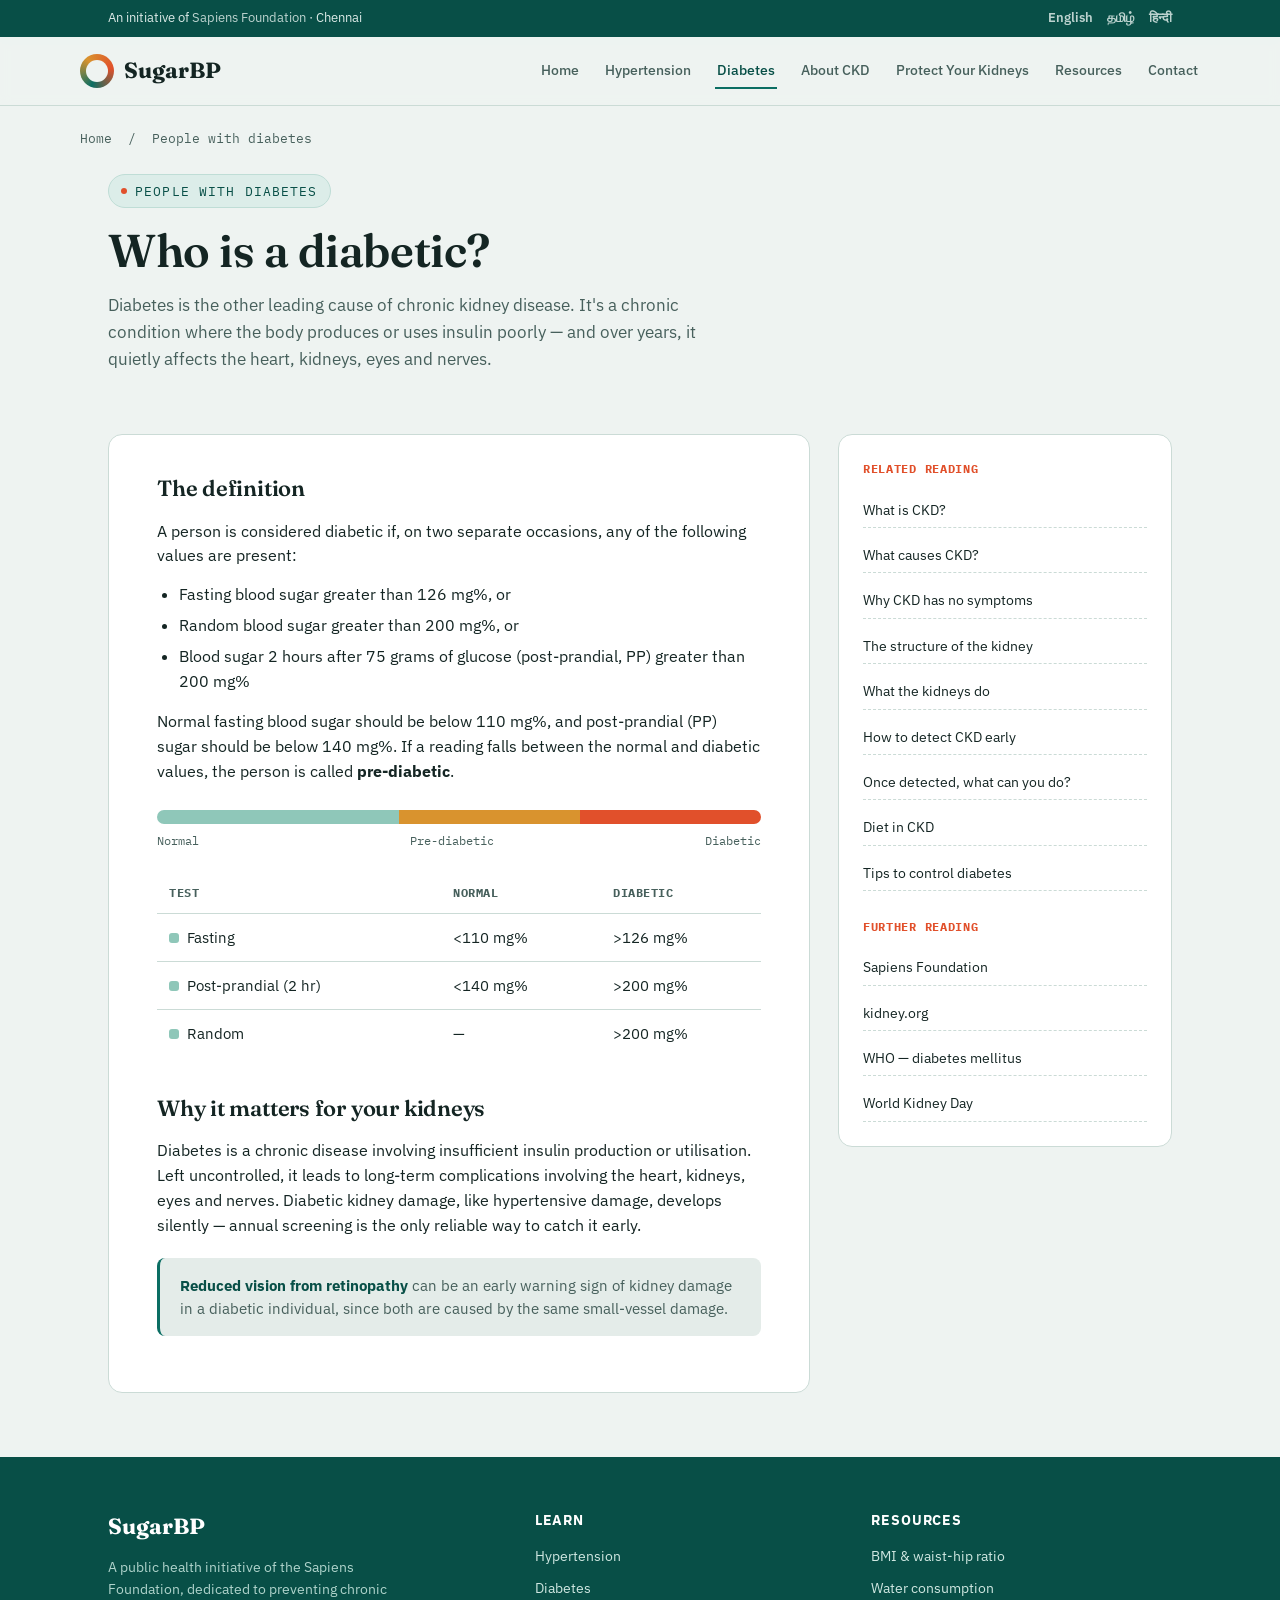
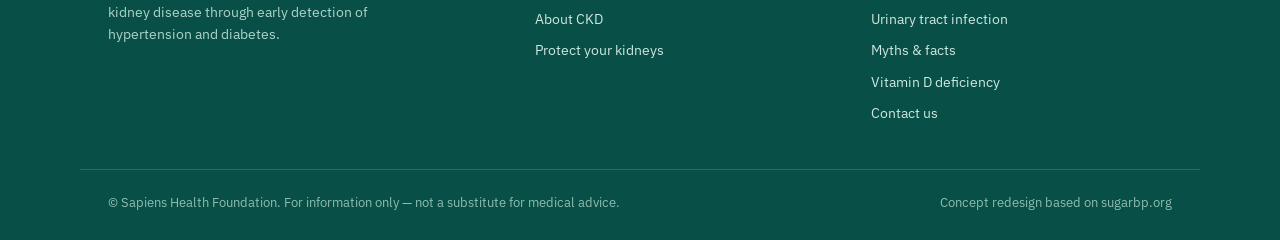
<file: diabetes.html>
<!DOCTYPE html>
<html lang="en">
<head>
<meta charset="UTF-8">
<meta name="viewport" content="width=device-width, initial-scale=1.0">
<title>People with Diabetes | SugarBP</title>
<meta name="description" content="Understand blood sugar categories and how diabetes leads to chronic kidney disease.">
<link rel="preconnect" href="https://fonts.googleapis.com">
<link href="https://fonts.googleapis.com/css2?family=Fraunces:opsz,wght@9..144,400;9..144,500;9..144,600;9..144,700&family=IBM+Plex+Sans:wght@400;500;600;700&family=IBM+Plex+Mono:wght@400;500;600&display=swap" rel="stylesheet">
<link rel="stylesheet" href="style.css">
</head>
<body>

<div class="utility">
  <div class="wrap">
    <div>An initiative of <a href="http://www.sapiensfoundation.org" target="_blank" rel="noopener">Sapiens Foundation</a> &middot; Chennai</div>
    <div class="lang-switch">
      <a href="#" aria-current="true">English</a><span><a href="https://sugarbp.org/Tamil/index.html">&#2980;&#2990;&#3007;&#2996;&#3021;</a></span><span><a href="https://sugarbp.org/Hindi/index.html">&#2361;&#2367;&#2344;&#2381;&#2342;&#2368;</a></span>
    </div>
  </div>
</div>

<header class="site">
  <div class="wrap navrow">
    <a class="brand" href="index.html"><span class="mark" aria-hidden="true"></span>SugarBP</a>
    <nav class="primary" aria-label="Primary">
      <a href="index.html">Home</a>
      <a href="hypertension.html">Hypertension</a>
      <a href="diabetes.html" class="active">Diabetes</a>
      <a href="ckd.html">About CKD</a>
      <a href="tips.html">Protect Your Kidneys</a>
      <a href="resources.html">Resources</a>
      <a href="contact.html">Contact</a>
    </nav>
  </div>
</header>

<main>
<div class="crumb wrap"><a href="index.html">Home</a> &nbsp;/&nbsp; People with diabetes</div>
  <section class="page-hero" style="border-top:none;">
    <div class="wrap">
      <span class="eyebrow"><span class="dot"></span>People with diabetes</span>
      <h1>Who is a diabetic?</h1>
      <p class="lede">Diabetes is the other leading cause of chronic kidney disease. It's a chronic condition where the body produces or uses insulin poorly &mdash; and over years, it quietly affects the heart, kidneys, eyes and nerves.</p>
    </div>
  </section>

  <section style="border-top:none; padding-top:0;">
    <div class="wrap two-col">
      <div class="article">
        <h2>The definition</h2>
        <p>A person is considered diabetic if, on two separate occasions, any of the following values are present:</p>
        <ul>
          <li>Fasting blood sugar greater than 126 mg%, or</li>
          <li>Random blood sugar greater than 200 mg%, or</li>
          <li>Blood sugar 2 hours after 75 grams of glucose (post-prandial, PP) greater than 200 mg%</li>
        </ul>
        <p>Normal fasting blood sugar should be below 110 mg%, and post-prandial (PP) sugar should be below 140 mg%. If a reading falls between the normal and diabetic values, the person is called <strong>pre-diabetic</strong>.</p>

        <div class="scale" role="img" aria-label="Blood sugar scale">
          <div class="normal" style="width:40%"></div>
          <div class="pre" style="width:30%"></div>
          <div class="high" style="width:30%"></div>
        </div>
        <div class="scale-labels" style="margin-bottom:10px;"><span>Normal</span><span>Pre-diabetic</span><span>Diabetic</span></div>
        <table class="range-table">
          <tr><th>Test</th><th>Normal</th><th>Diabetic</th></tr>
          <tr><td><span class="swatch" style="background:#8FC7B9"></span>Fasting</td><td>&lt;110 mg%</td><td>&gt;126 mg%</td></tr>
          <tr><td><span class="swatch" style="background:#8FC7B9"></span>Post-prandial (2 hr)</td><td>&lt;140 mg%</td><td>&gt;200 mg%</td></tr>
          <tr><td><span class="swatch" style="background:#8FC7B9"></span>Random</td><td>&mdash;</td><td>&gt;200 mg%</td></tr>
        </table>

        <h2>Why it matters for your kidneys</h2>
        <p>Diabetes is a chronic disease involving insufficient insulin production or utilisation. Left uncontrolled, it leads to long-term complications involving the heart, kidneys, eyes and nerves. Diabetic kidney damage, like hypertensive damage, develops silently &mdash; annual screening is the only reliable way to catch it early.</p>
        <div class="callout-box"><strong>Reduced vision from retinopathy</strong> can be an early warning sign of kidney damage in a diabetic individual, since both are caused by the same small-vessel damage.</div>
      </div>

      <aside class="side-links">
        <h4>Related reading</h4>
        <ul>
          <li><a href="ckd.html">What is CKD?</a></li>
          <li><a href="ckd.html#causes">What causes CKD?</a></li>
          <li><a href="ckd.html#symptoms">Why CKD has no symptoms</a></li>
          <li><a href="ckd.html#structure">The structure of the kidney</a></li>
          <li><a href="ckd.html#function">What the kidneys do</a></li>
          <li><a href="ckd.html#detect">How to detect CKD early</a></li>
          <li><a href="ckd.html#do">Once detected, what can you do?</a></li>
          <li><a href="ckd.html#diet">Diet in CKD</a></li>
          <li><a href="tips.html">Tips to control diabetes</a></li>
        </ul>
        <h4 style="margin-top:26px;">Further reading</h4>
        <ul>
          <li><a href="http://www.sapiensfoundation.org" target="_blank" rel="noopener">Sapiens Foundation</a></li>
          <li><a href="http://www.kidney.org" target="_blank" rel="noopener">kidney.org</a></li>
          <li><a href="http://www.who.int/topics/diabetes_mellitus/en/" target="_blank" rel="noopener">WHO &mdash; diabetes mellitus</a></li>
          <li><a href="http://www.worldkidneyday.org" target="_blank" rel="noopener">World Kidney Day</a></li>
        </ul>
      </aside>
    </div>
  </section>
</main>

<footer id="contact-footer">
  <div class="wrap foot-grid">
    <div>
      <div class="brand-foot">SugarBP</div>
      <p class="desc">A public health initiative of the Sapiens Foundation, dedicated to preventing chronic kidney disease through early detection of hypertension and diabetes.</p>
    </div>
    <div>
      <h4>Learn</h4>
      <ul>
        <li><a href="hypertension.html">Hypertension</a></li>
        <li><a href="diabetes.html">Diabetes</a></li>
        <li><a href="ckd.html">About CKD</a></li>
        <li><a href="tips.html">Protect your kidneys</a></li>
      </ul>
    </div>
    <div>
      <h4>Resources</h4>
      <ul>
        <li><a href="bmi.html">BMI &amp; waist-hip ratio</a></li>
        <li><a href="water.html">Water consumption</a></li>
        <li><a href="uti.html">Urinary tract infection</a></li>
        <li><a href="myths.html">Myths &amp; facts</a></li>
        <li><a href="vitamind.html">Vitamin D deficiency</a></li>
        <li><a href="contact.html">Contact us</a></li>
      </ul>
    </div>
  </div>
  <div class="wrap foot-bottom">
    <span>&copy; Sapiens Health Foundation. For information only &mdash; not a substitute for medical advice.</span>
    <span>Concept redesign based on sugarbp.org</span>
  </div>
</footer>

</body>
</html>
</file>
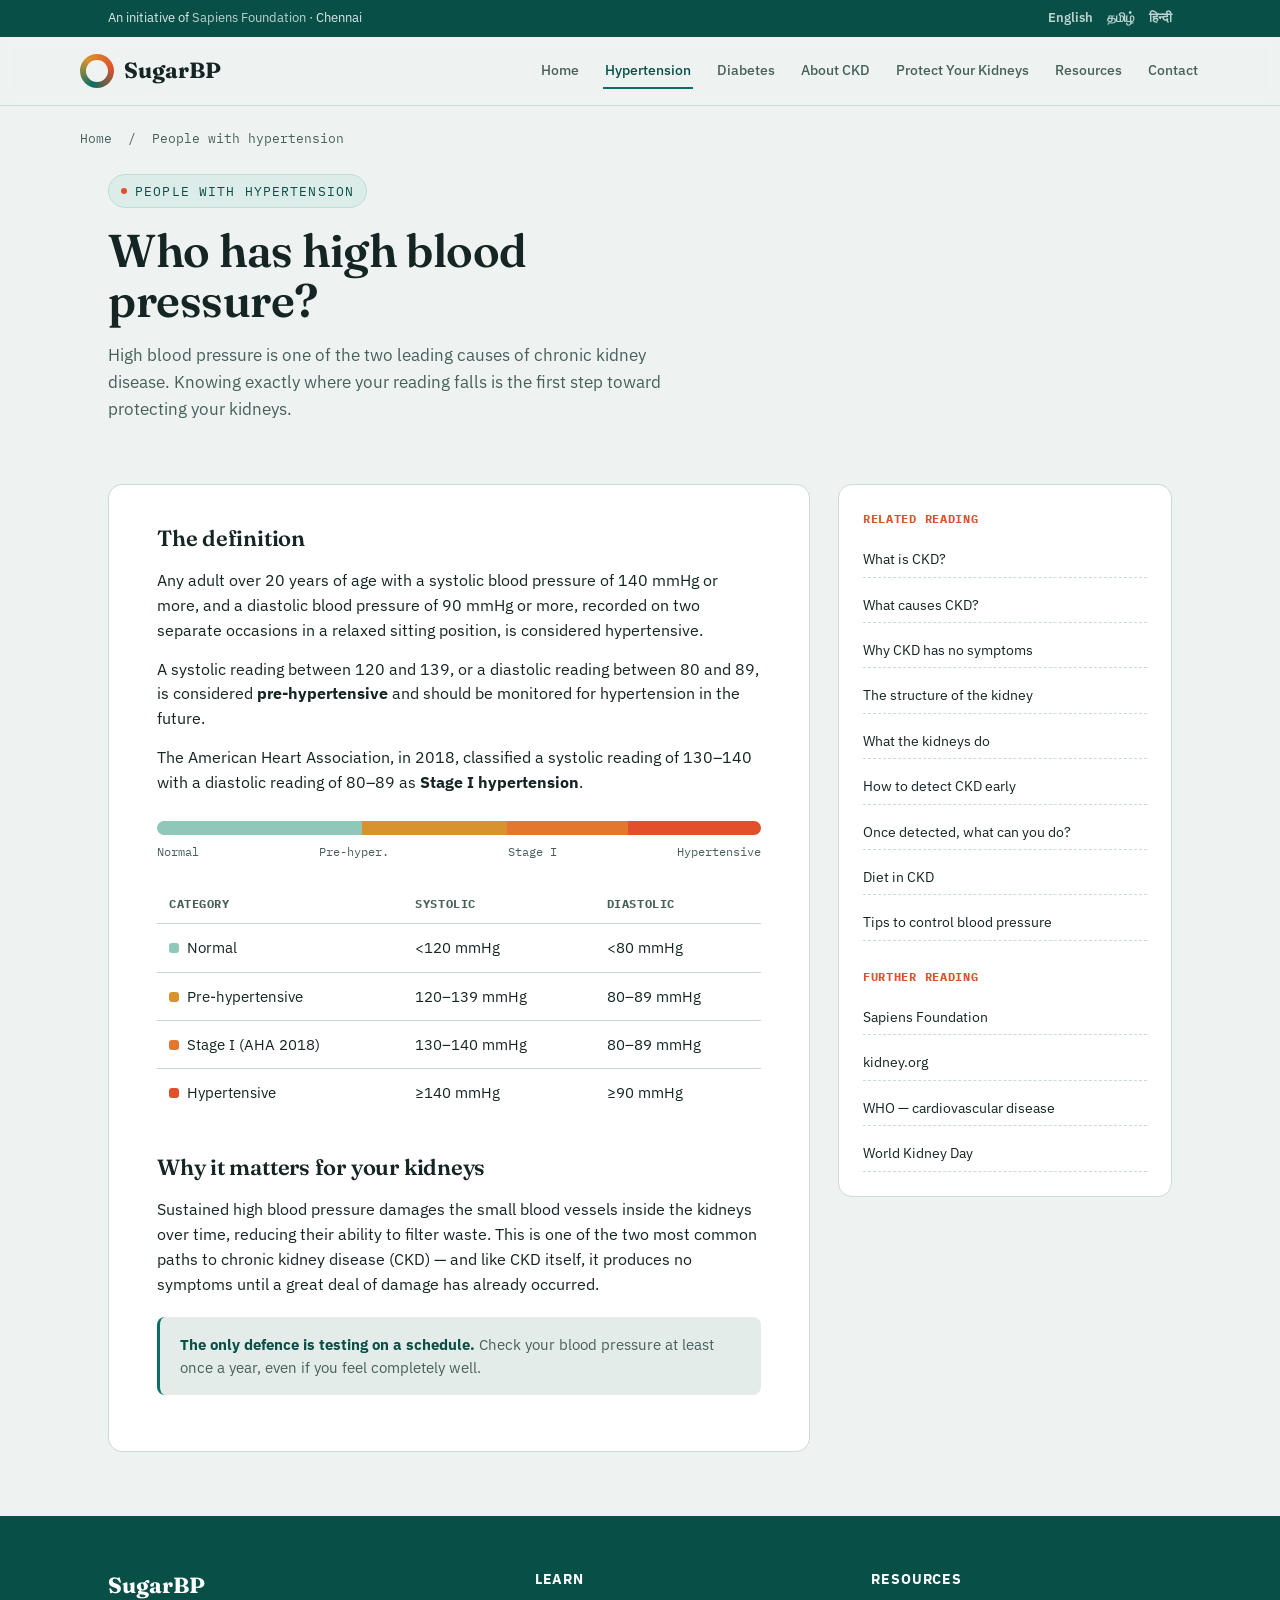
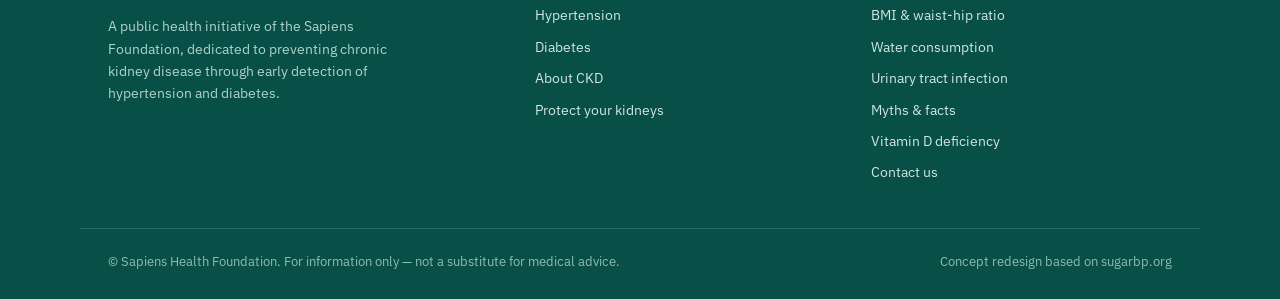
<file: hypertension.html>
<!DOCTYPE html>
<html lang="en">
<head>
<meta charset="UTF-8">
<meta name="viewport" content="width=device-width, initial-scale=1.0">
<title>People with Hypertension | SugarBP</title>
<meta name="description" content="Understand blood pressure categories and how hypertension leads to chronic kidney disease.">
<link rel="preconnect" href="https://fonts.googleapis.com">
<link href="https://fonts.googleapis.com/css2?family=Fraunces:opsz,wght@9..144,400;9..144,500;9..144,600;9..144,700&family=IBM+Plex+Sans:wght@400;500;600;700&family=IBM+Plex+Mono:wght@400;500;600&display=swap" rel="stylesheet">
<link rel="stylesheet" href="style.css">
</head>
<body>

<div class="utility">
  <div class="wrap">
    <div>An initiative of <a href="http://www.sapiensfoundation.org" target="_blank" rel="noopener">Sapiens Foundation</a> &middot; Chennai</div>
    <div class="lang-switch">
      <a href="#" aria-current="true">English</a><span><a href="https://sugarbp.org/Tamil/index.html">&#2980;&#2990;&#3007;&#2996;&#3021;</a></span><span><a href="https://sugarbp.org/Hindi/index.html">&#2361;&#2367;&#2344;&#2381;&#2342;&#2368;</a></span>
    </div>
  </div>
</div>

<header class="site">
  <div class="wrap navrow">
    <a class="brand" href="index.html"><span class="mark" aria-hidden="true"></span>SugarBP</a>
    <nav class="primary" aria-label="Primary">
      <a href="index.html">Home</a>
      <a href="hypertension.html" class="active">Hypertension</a>
      <a href="diabetes.html">Diabetes</a>
      <a href="ckd.html">About CKD</a>
      <a href="tips.html">Protect Your Kidneys</a>
      <a href="resources.html">Resources</a>
      <a href="contact.html">Contact</a>
    </nav>
  </div>
</header>

<main>
<div class="crumb wrap"><a href="index.html">Home</a> &nbsp;/&nbsp; People with hypertension</div>
  <section class="page-hero" style="border-top:none;">
    <div class="wrap">
      <span class="eyebrow"><span class="dot"></span>People with hypertension</span>
      <h1>Who has high blood pressure?</h1>
      <p class="lede">High blood pressure is one of the two leading causes of chronic kidney disease. Knowing exactly where your reading falls is the first step toward protecting your kidneys.</p>
    </div>
  </section>

  <section style="border-top:none; padding-top:0;">
    <div class="wrap two-col">
      <div class="article">
        <h2>The definition</h2>
        <p>Any adult over 20 years of age with a systolic blood pressure of 140 mmHg or more, and a diastolic blood pressure of 90 mmHg or more, recorded on two separate occasions in a relaxed sitting position, is considered hypertensive.</p>
        <p>A systolic reading between 120 and 139, or a diastolic reading between 80 and 89, is considered <strong>pre-hypertensive</strong> and should be monitored for hypertension in the future.</p>
        <p>The American Heart Association, in 2018, classified a systolic reading of 130&ndash;140 with a diastolic reading of 80&ndash;89 as <strong>Stage I hypertension</strong>.</p>

        <div class="scale" role="img" aria-label="Blood pressure scale">
          <div class="normal" style="width:34%"></div>
          <div class="pre" style="width:24%"></div>
          <div class="stage1" style="width:20%"></div>
          <div class="high" style="width:22%"></div>
        </div>
        <div class="scale-labels" style="margin-bottom:10px;"><span>Normal</span><span>Pre-hyper.</span><span>Stage I</span><span>Hypertensive</span></div>
        <table class="range-table">
          <tr><th>Category</th><th>Systolic</th><th>Diastolic</th></tr>
          <tr><td><span class="swatch" style="background:#8FC7B9"></span>Normal</td><td>&lt;120 mmHg</td><td>&lt;80 mmHg</td></tr>
          <tr><td><span class="swatch" style="background:#D9932E"></span>Pre-hypertensive</td><td>120&ndash;139 mmHg</td><td>80&ndash;89 mmHg</td></tr>
          <tr><td><span class="swatch" style="background:#E4772E"></span>Stage I (AHA 2018)</td><td>130&ndash;140 mmHg</td><td>80&ndash;89 mmHg</td></tr>
          <tr><td><span class="swatch" style="background:#E1502B"></span>Hypertensive</td><td>&ge;140 mmHg</td><td>&ge;90 mmHg</td></tr>
        </table>

        <h2>Why it matters for your kidneys</h2>
        <p>Sustained high blood pressure damages the small blood vessels inside the kidneys over time, reducing their ability to filter waste. This is one of the two most common paths to chronic kidney disease (CKD) &mdash; and like CKD itself, it produces no symptoms until a great deal of damage has already occurred.</p>
        <div class="callout-box"><strong>The only defence is testing on a schedule.</strong> Check your blood pressure at least once a year, even if you feel completely well.</div>
      </div>

      <aside class="side-links">
        <h4>Related reading</h4>
        <ul>
          <li><a href="ckd.html">What is CKD?</a></li>
          <li><a href="ckd.html#causes">What causes CKD?</a></li>
          <li><a href="ckd.html#symptoms">Why CKD has no symptoms</a></li>
          <li><a href="ckd.html#structure">The structure of the kidney</a></li>
          <li><a href="ckd.html#function">What the kidneys do</a></li>
          <li><a href="ckd.html#detect">How to detect CKD early</a></li>
          <li><a href="ckd.html#do">Once detected, what can you do?</a></li>
          <li><a href="ckd.html#diet">Diet in CKD</a></li>
          <li><a href="tips.html">Tips to control blood pressure</a></li>
        </ul>
        <h4 style="margin-top:26px;">Further reading</h4>
        <ul>
          <li><a href="http://www.sapiensfoundation.org" target="_blank" rel="noopener">Sapiens Foundation</a></li>
          <li><a href="http://www.kidney.org" target="_blank" rel="noopener">kidney.org</a></li>
          <li><a href="http://www.who.int/topics/cardiovascular_diseases/en/" target="_blank" rel="noopener">WHO &mdash; cardiovascular disease</a></li>
          <li><a href="http://www.worldkidneyday.org" target="_blank" rel="noopener">World Kidney Day</a></li>
        </ul>
      </aside>
    </div>
  </section>
</main>

<footer id="contact-footer">
  <div class="wrap foot-grid">
    <div>
      <div class="brand-foot">SugarBP</div>
      <p class="desc">A public health initiative of the Sapiens Foundation, dedicated to preventing chronic kidney disease through early detection of hypertension and diabetes.</p>
    </div>
    <div>
      <h4>Learn</h4>
      <ul>
        <li><a href="hypertension.html">Hypertension</a></li>
        <li><a href="diabetes.html">Diabetes</a></li>
        <li><a href="ckd.html">About CKD</a></li>
        <li><a href="tips.html">Protect your kidneys</a></li>
      </ul>
    </div>
    <div>
      <h4>Resources</h4>
      <ul>
        <li><a href="bmi.html">BMI &amp; waist-hip ratio</a></li>
        <li><a href="water.html">Water consumption</a></li>
        <li><a href="uti.html">Urinary tract infection</a></li>
        <li><a href="myths.html">Myths &amp; facts</a></li>
        <li><a href="vitamind.html">Vitamin D deficiency</a></li>
        <li><a href="contact.html">Contact us</a></li>
      </ul>
    </div>
  </div>
  <div class="wrap foot-bottom">
    <span>&copy; Sapiens Health Foundation. For information only &mdash; not a substitute for medical advice.</span>
    <span>Concept redesign based on sugarbp.org</span>
  </div>
</footer>

</body>
</html>
</file>
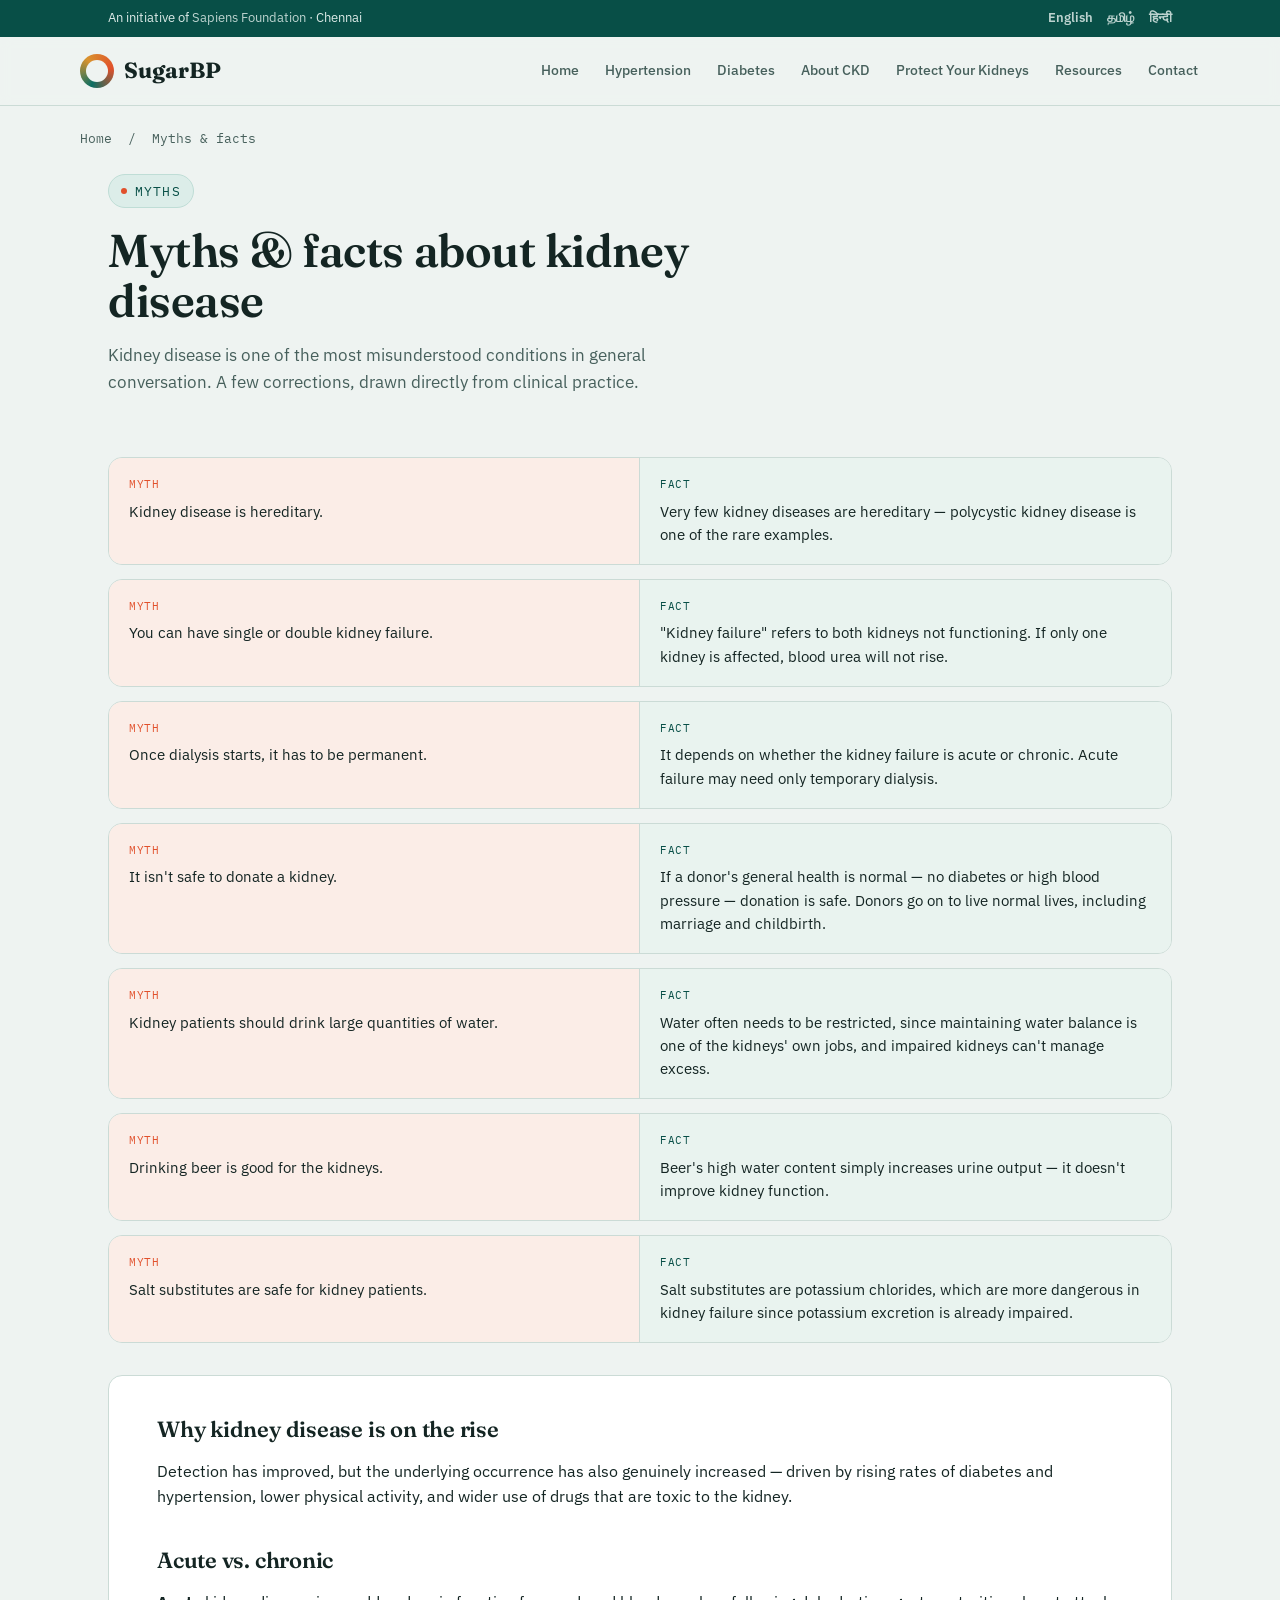
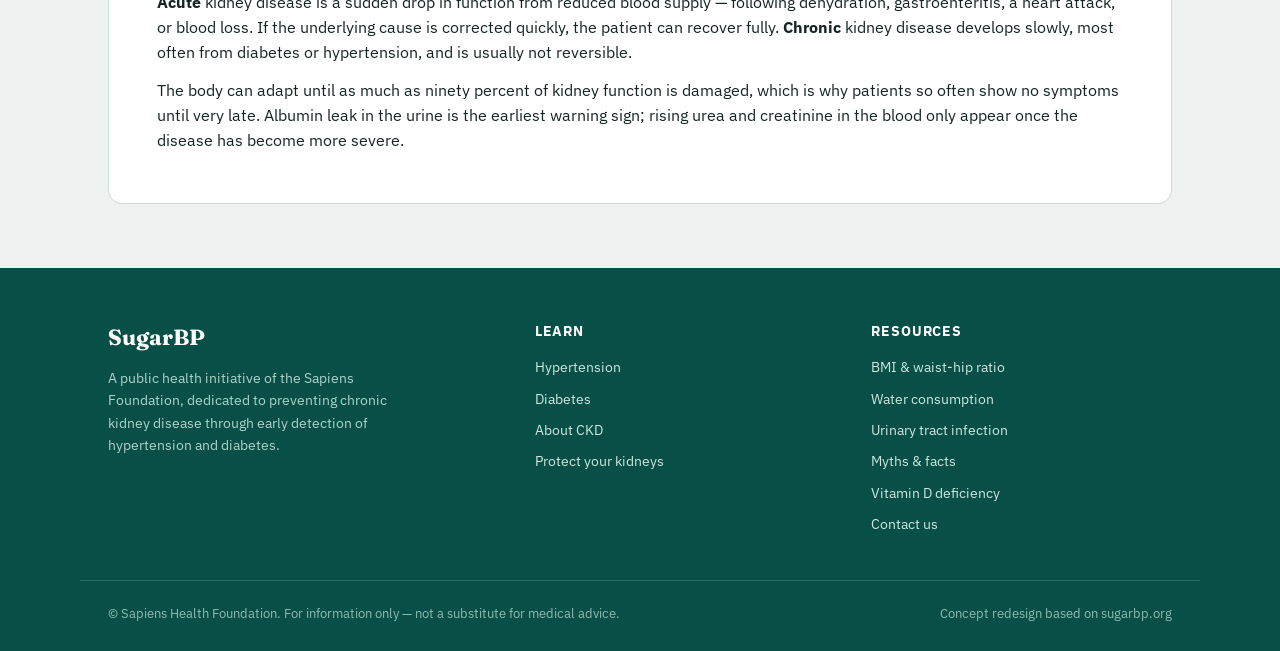
<file: myths.html>
<!DOCTYPE html>
<html lang="en">
<head>
<meta charset="UTF-8">
<meta name="viewport" content="width=device-width, initial-scale=1.0">
<title>Myths & Facts About Kidney Disease | SugarBP</title>
<meta name="description" content="Common misconceptions about kidney disease, dialysis and donation, corrected with clinical facts.">
<link rel="preconnect" href="https://fonts.googleapis.com">
<link href="https://fonts.googleapis.com/css2?family=Fraunces:opsz,wght@9..144,400;9..144,500;9..144,600;9..144,700&family=IBM+Plex+Sans:wght@400;500;600;700&family=IBM+Plex+Mono:wght@400;500;600&display=swap" rel="stylesheet">
<link rel="stylesheet" href="style.css">
</head>
<body>

<div class="utility">
  <div class="wrap">
    <div>An initiative of <a href="http://www.sapiensfoundation.org" target="_blank" rel="noopener">Sapiens Foundation</a> &middot; Chennai</div>
    <div class="lang-switch">
      <a href="#" aria-current="true">English</a><span><a href="https://sugarbp.org/Tamil/index.html">&#2980;&#2990;&#3007;&#2996;&#3021;</a></span><span><a href="https://sugarbp.org/Hindi/index.html">&#2361;&#2367;&#2344;&#2381;&#2342;&#2368;</a></span>
    </div>
  </div>
</div>

<header class="site">
  <div class="wrap navrow">
    <a class="brand" href="index.html"><span class="mark" aria-hidden="true"></span>SugarBP</a>
    <nav class="primary" aria-label="Primary">
      <a href="index.html">Home</a>
      <a href="hypertension.html">Hypertension</a>
      <a href="diabetes.html">Diabetes</a>
      <a href="ckd.html">About CKD</a>
      <a href="tips.html">Protect Your Kidneys</a>
      <a href="resources.html">Resources</a>
      <a href="contact.html">Contact</a>
    </nav>
  </div>
</header>

<main>
<div class="crumb wrap"><a href="index.html">Home</a> &nbsp;/&nbsp; Myths &amp; facts</div>
  <section class="page-hero" style="border-top:none;">
    <div class="wrap">
      <span class="eyebrow"><span class="dot"></span>Myths</span>
      <h1>Myths &amp; facts about kidney disease</h1>
      <p class="lede">Kidney disease is one of the most misunderstood conditions in general conversation. A few corrections, drawn directly from clinical practice.</p>
    </div>
  </section>

  <section style="border-top:none; padding-top:0;">
    <div class="wrap">
      <div class="myth-grid">
        <div class="myth-card">
          <div class="myth"><span class="kicker">Myth</span>Kidney disease is hereditary.</div>
          <div class="fact"><span class="kicker">Fact</span>Very few kidney diseases are hereditary &mdash; polycystic kidney disease is one of the rare examples.</div>
        </div>
        <div class="myth-card">
          <div class="myth"><span class="kicker">Myth</span>You can have single or double kidney failure.</div>
          <div class="fact"><span class="kicker">Fact</span>"Kidney failure" refers to both kidneys not functioning. If only one kidney is affected, blood urea will not rise.</div>
        </div>
        <div class="myth-card">
          <div class="myth"><span class="kicker">Myth</span>Once dialysis starts, it has to be permanent.</div>
          <div class="fact"><span class="kicker">Fact</span>It depends on whether the kidney failure is acute or chronic. Acute failure may need only temporary dialysis.</div>
        </div>
        <div class="myth-card">
          <div class="myth"><span class="kicker">Myth</span>It isn't safe to donate a kidney.</div>
          <div class="fact"><span class="kicker">Fact</span>If a donor's general health is normal &mdash; no diabetes or high blood pressure &mdash; donation is safe. Donors go on to live normal lives, including marriage and childbirth.</div>
        </div>
        <div class="myth-card">
          <div class="myth"><span class="kicker">Myth</span>Kidney patients should drink large quantities of water.</div>
          <div class="fact"><span class="kicker">Fact</span>Water often needs to be restricted, since maintaining water balance is one of the kidneys' own jobs, and impaired kidneys can't manage excess.</div>
        </div>
        <div class="myth-card">
          <div class="myth"><span class="kicker">Myth</span>Drinking beer is good for the kidneys.</div>
          <div class="fact"><span class="kicker">Fact</span>Beer's high water content simply increases urine output &mdash; it doesn't improve kidney function.</div>
        </div>
        <div class="myth-card">
          <div class="myth"><span class="kicker">Myth</span>Salt substitutes are safe for kidney patients.</div>
          <div class="fact"><span class="kicker">Fact</span>Salt substitutes are potassium chlorides, which are more dangerous in kidney failure since potassium excretion is already impaired.</div>
        </div>
      </div>

      <div class="article" style="margin-top:32px;">
        <h2>Why kidney disease is on the rise</h2>
        <p>Detection has improved, but the underlying occurrence has also genuinely increased &mdash; driven by rising rates of diabetes and hypertension, lower physical activity, and wider use of drugs that are toxic to the kidney.</p>
        <h2>Acute vs. chronic</h2>
        <p><strong>Acute</strong> kidney disease is a sudden drop in function from reduced blood supply &mdash; following dehydration, gastroenteritis, a heart attack, or blood loss. If the underlying cause is corrected quickly, the patient can recover fully. <strong>Chronic</strong> kidney disease develops slowly, most often from diabetes or hypertension, and is usually not reversible.</p>
        <p>The body can adapt until as much as ninety percent of kidney function is damaged, which is why patients so often show no symptoms until very late. Albumin leak in the urine is the earliest warning sign; rising urea and creatinine in the blood only appear once the disease has become more severe.</p>
      </div>
    </div>
  </section>
</main>

<footer id="contact-footer">
  <div class="wrap foot-grid">
    <div>
      <div class="brand-foot">SugarBP</div>
      <p class="desc">A public health initiative of the Sapiens Foundation, dedicated to preventing chronic kidney disease through early detection of hypertension and diabetes.</p>
    </div>
    <div>
      <h4>Learn</h4>
      <ul>
        <li><a href="hypertension.html">Hypertension</a></li>
        <li><a href="diabetes.html">Diabetes</a></li>
        <li><a href="ckd.html">About CKD</a></li>
        <li><a href="tips.html">Protect your kidneys</a></li>
      </ul>
    </div>
    <div>
      <h4>Resources</h4>
      <ul>
        <li><a href="bmi.html">BMI &amp; waist-hip ratio</a></li>
        <li><a href="water.html">Water consumption</a></li>
        <li><a href="uti.html">Urinary tract infection</a></li>
        <li><a href="myths.html">Myths &amp; facts</a></li>
        <li><a href="vitamind.html">Vitamin D deficiency</a></li>
        <li><a href="contact.html">Contact us</a></li>
      </ul>
    </div>
  </div>
  <div class="wrap foot-bottom">
    <span>&copy; Sapiens Health Foundation. For information only &mdash; not a substitute for medical advice.</span>
    <span>Concept redesign based on sugarbp.org</span>
  </div>
</footer>

</body>
</html>
</file>
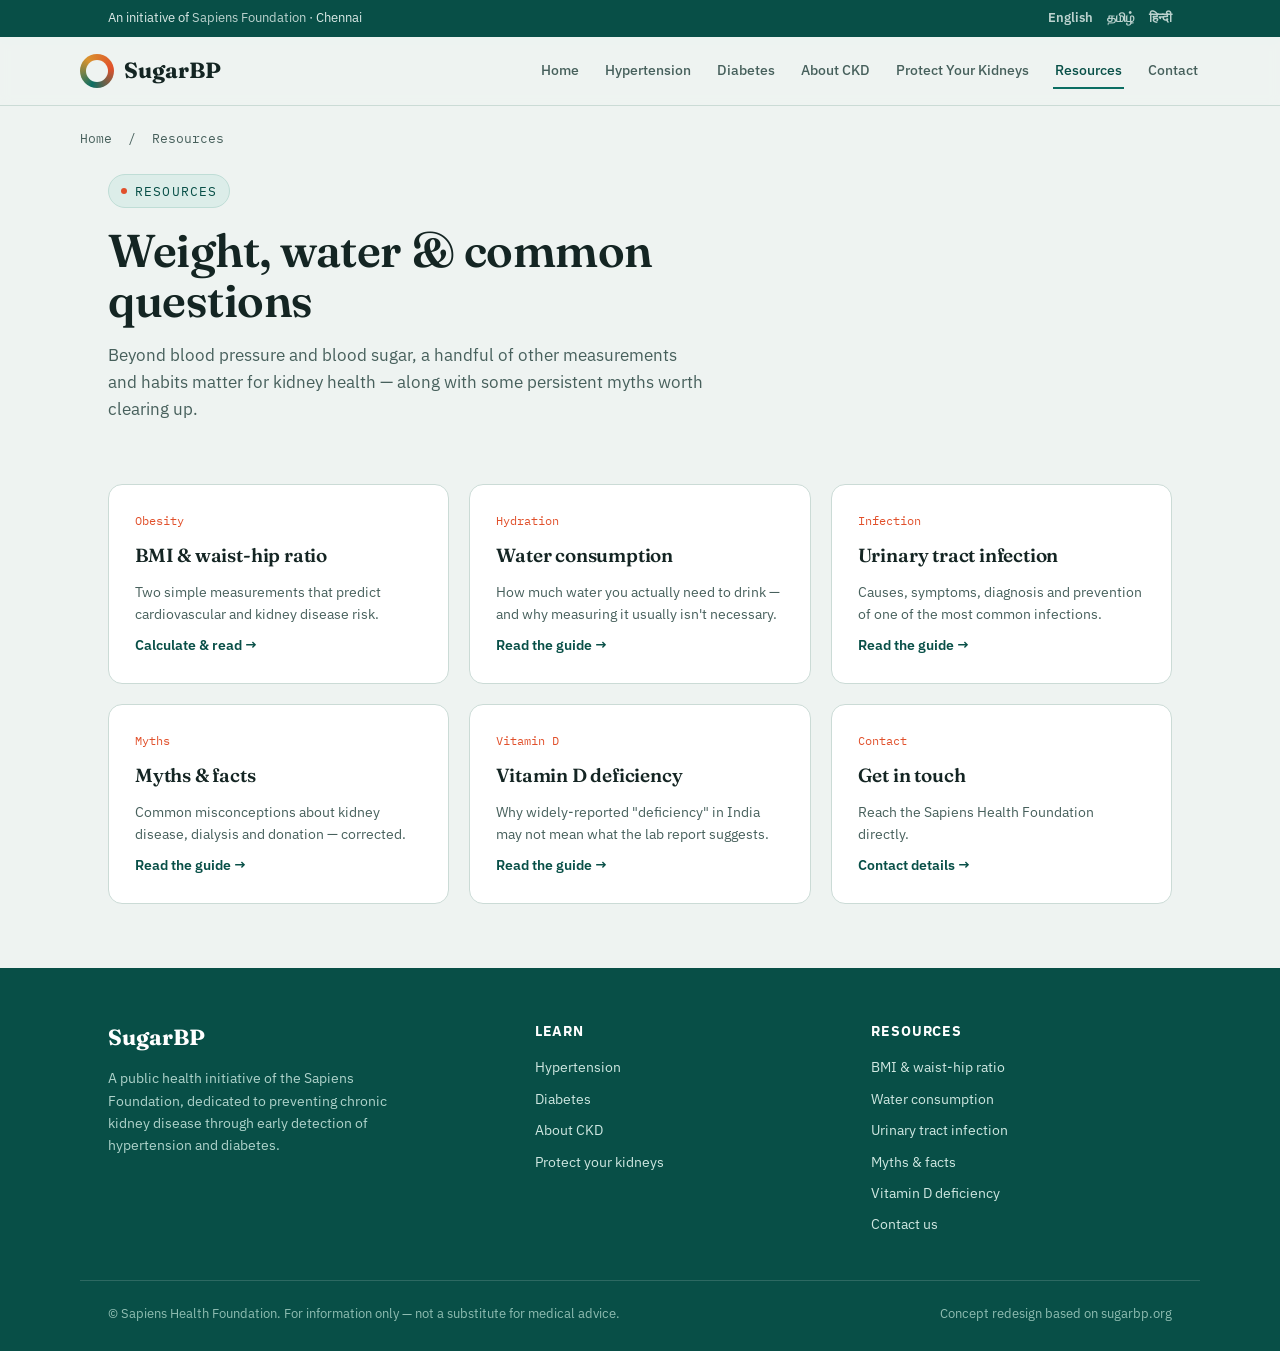
<file: resources.html>
<!DOCTYPE html>
<html lang="en">
<head>
<meta charset="UTF-8">
<meta name="viewport" content="width=device-width, initial-scale=1.0">
<title>Resources | SugarBP</title>
<meta name="description" content="BMI, waist-hip ratio, water consumption, UTIs, vitamin D and common myths about kidney disease.">
<link rel="preconnect" href="https://fonts.googleapis.com">
<link href="https://fonts.googleapis.com/css2?family=Fraunces:opsz,wght@9..144,400;9..144,500;9..144,600;9..144,700&family=IBM+Plex+Sans:wght@400;500;600;700&family=IBM+Plex+Mono:wght@400;500;600&display=swap" rel="stylesheet">
<link rel="stylesheet" href="style.css">
</head>
<body>

<div class="utility">
  <div class="wrap">
    <div>An initiative of <a href="http://www.sapiensfoundation.org" target="_blank" rel="noopener">Sapiens Foundation</a> &middot; Chennai</div>
    <div class="lang-switch">
      <a href="#" aria-current="true">English</a><span><a href="https://sugarbp.org/Tamil/index.html">&#2980;&#2990;&#3007;&#2996;&#3021;</a></span><span><a href="https://sugarbp.org/Hindi/index.html">&#2361;&#2367;&#2344;&#2381;&#2342;&#2368;</a></span>
    </div>
  </div>
</div>

<header class="site">
  <div class="wrap navrow">
    <a class="brand" href="index.html"><span class="mark" aria-hidden="true"></span>SugarBP</a>
    <nav class="primary" aria-label="Primary">
      <a href="index.html">Home</a>
      <a href="hypertension.html">Hypertension</a>
      <a href="diabetes.html">Diabetes</a>
      <a href="ckd.html">About CKD</a>
      <a href="tips.html">Protect Your Kidneys</a>
      <a href="resources.html" class="active">Resources</a>
      <a href="contact.html">Contact</a>
    </nav>
  </div>
</header>

<main>
<div class="crumb wrap"><a href="index.html">Home</a> &nbsp;/&nbsp; Resources</div>
  <section class="page-hero" style="border-top:none;">
    <div class="wrap">
      <span class="eyebrow"><span class="dot"></span>Resources</span>
      <h1>Weight, water &amp; common questions</h1>
      <p class="lede">Beyond blood pressure and blood sugar, a handful of other measurements and habits matter for kidney health &mdash; along with some persistent myths worth clearing up.</p>
    </div>
  </section>

  <section style="border-top:none; padding-top:0;">
    <div class="wrap">
      <div class="paths">
        <a class="path-card" href="bmi.html">
          <span class="num mono">Obesity</span>
          <h3>BMI &amp; waist-hip ratio</h3>
          <p>Two simple measurements that predict cardiovascular and kidney disease risk.</p>
          <span class="go">Calculate &amp; read &rarr;</span>
        </a>
        <a class="path-card" href="water.html">
          <span class="num mono">Hydration</span>
          <h3>Water consumption</h3>
          <p>How much water you actually need to drink &mdash; and why measuring it usually isn't necessary.</p>
          <span class="go">Read the guide &rarr;</span>
        </a>
        <a class="path-card" href="uti.html">
          <span class="num mono">Infection</span>
          <h3>Urinary tract infection</h3>
          <p>Causes, symptoms, diagnosis and prevention of one of the most common infections.</p>
          <span class="go">Read the guide &rarr;</span>
        </a>
        <a class="path-card" href="myths.html">
          <span class="num mono">Myths</span>
          <h3>Myths &amp; facts</h3>
          <p>Common misconceptions about kidney disease, dialysis and donation &mdash; corrected.</p>
          <span class="go">Read the guide &rarr;</span>
        </a>
        <a class="path-card" href="vitamind.html">
          <span class="num mono">Vitamin D</span>
          <h3>Vitamin D deficiency</h3>
          <p>Why widely-reported "deficiency" in India may not mean what the lab report suggests.</p>
          <span class="go">Read the guide &rarr;</span>
        </a>
        <a class="path-card" href="contact.html">
          <span class="num mono">Contact</span>
          <h3>Get in touch</h3>
          <p>Reach the Sapiens Health Foundation directly.</p>
          <span class="go">Contact details &rarr;</span>
        </a>
      </div>
    </div>
  </section>
</main>

<footer id="contact-footer">
  <div class="wrap foot-grid">
    <div>
      <div class="brand-foot">SugarBP</div>
      <p class="desc">A public health initiative of the Sapiens Foundation, dedicated to preventing chronic kidney disease through early detection of hypertension and diabetes.</p>
    </div>
    <div>
      <h4>Learn</h4>
      <ul>
        <li><a href="hypertension.html">Hypertension</a></li>
        <li><a href="diabetes.html">Diabetes</a></li>
        <li><a href="ckd.html">About CKD</a></li>
        <li><a href="tips.html">Protect your kidneys</a></li>
      </ul>
    </div>
    <div>
      <h4>Resources</h4>
      <ul>
        <li><a href="bmi.html">BMI &amp; waist-hip ratio</a></li>
        <li><a href="water.html">Water consumption</a></li>
        <li><a href="uti.html">Urinary tract infection</a></li>
        <li><a href="myths.html">Myths &amp; facts</a></li>
        <li><a href="vitamind.html">Vitamin D deficiency</a></li>
        <li><a href="contact.html">Contact us</a></li>
      </ul>
    </div>
  </div>
  <div class="wrap foot-bottom">
    <span>&copy; Sapiens Health Foundation. For information only &mdash; not a substitute for medical advice.</span>
    <span>Concept redesign based on sugarbp.org</span>
  </div>
</footer>

</body>
</html>
</file>
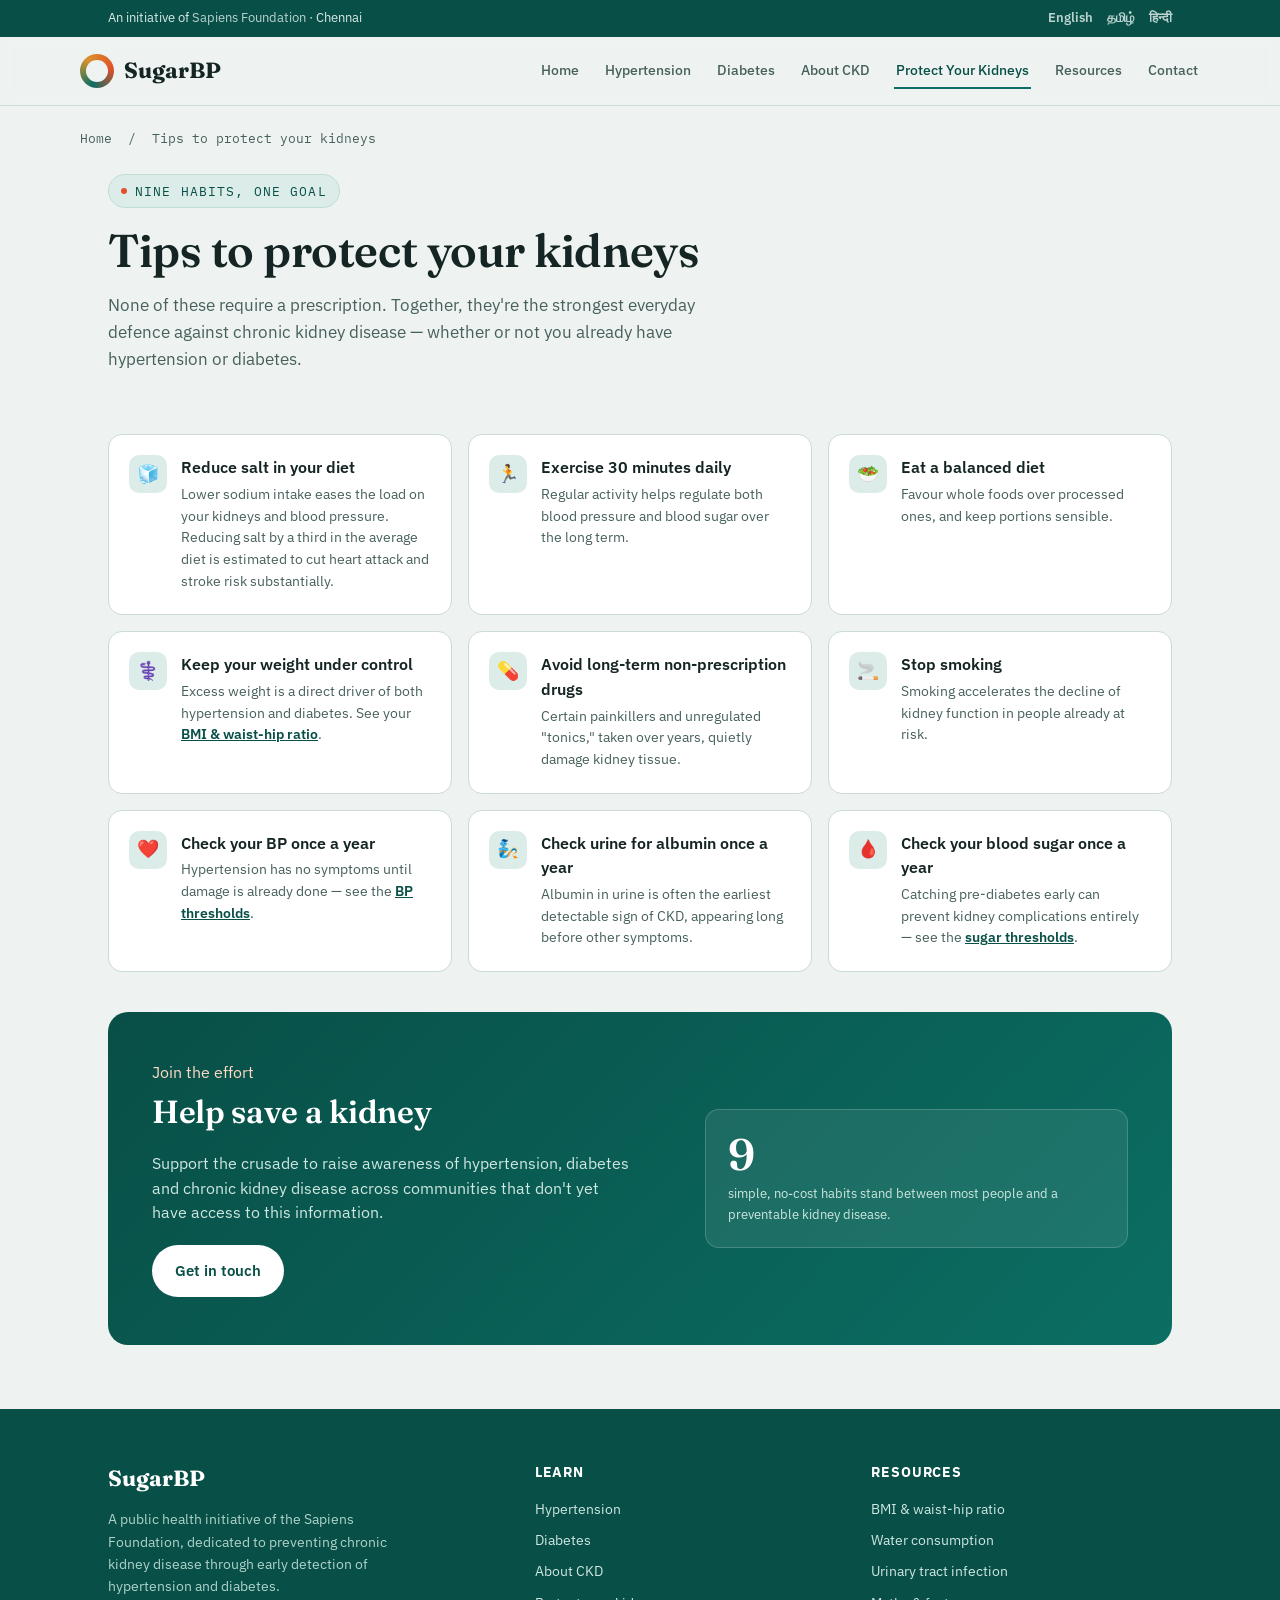
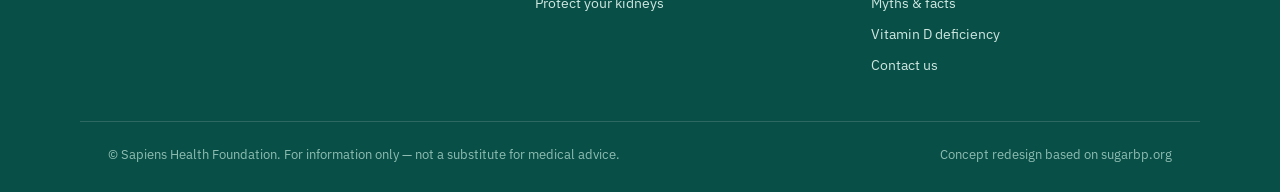
<file: tips.html>
<!DOCTYPE html>
<html lang="en">
<head>
<meta charset="UTF-8">
<meta name="viewport" content="width=device-width, initial-scale=1.0">
<title>Tips to Protect Your Kidneys | SugarBP</title>
<meta name="description" content="Nine simple habits that protect against chronic kidney disease.">
<link rel="preconnect" href="https://fonts.googleapis.com">
<link href="https://fonts.googleapis.com/css2?family=Fraunces:opsz,wght@9..144,400;9..144,500;9..144,600;9..144,700&family=IBM+Plex+Sans:wght@400;500;600;700&family=IBM+Plex+Mono:wght@400;500;600&display=swap" rel="stylesheet">
<link rel="stylesheet" href="style.css">
</head>
<body>

<div class="utility">
  <div class="wrap">
    <div>An initiative of <a href="http://www.sapiensfoundation.org" target="_blank" rel="noopener">Sapiens Foundation</a> &middot; Chennai</div>
    <div class="lang-switch">
      <a href="#" aria-current="true">English</a><span><a href="https://sugarbp.org/Tamil/index.html">&#2980;&#2990;&#3007;&#2996;&#3021;</a></span><span><a href="https://sugarbp.org/Hindi/index.html">&#2361;&#2367;&#2344;&#2381;&#2342;&#2368;</a></span>
    </div>
  </div>
</div>

<header class="site">
  <div class="wrap navrow">
    <a class="brand" href="index.html"><span class="mark" aria-hidden="true"></span>SugarBP</a>
    <nav class="primary" aria-label="Primary">
      <a href="index.html">Home</a>
      <a href="hypertension.html">Hypertension</a>
      <a href="diabetes.html">Diabetes</a>
      <a href="ckd.html">About CKD</a>
      <a href="tips.html" class="active">Protect Your Kidneys</a>
      <a href="resources.html">Resources</a>
      <a href="contact.html">Contact</a>
    </nav>
  </div>
</header>

<main>
<div class="crumb wrap"><a href="index.html">Home</a> &nbsp;/&nbsp; Tips to protect your kidneys</div>
  <section class="page-hero" style="border-top:none;">
    <div class="wrap">
      <span class="eyebrow"><span class="dot"></span>Nine habits, one goal</span>
      <h1>Tips to protect your kidneys</h1>
      <p class="lede">None of these require a prescription. Together, they're the strongest everyday defence against chronic kidney disease &mdash; whether or not you already have hypertension or diabetes.</p>
    </div>
  </section>

  <section style="border-top:none; padding-top:0;">
    <div class="wrap">
      <div class="tips-grid" style="grid-template-columns:repeat(3,1fr);">
        <div class="tip"><div class="icon">&#129482;</div><div><h4>Reduce salt in your diet</h4><p>Lower sodium intake eases the load on your kidneys and blood pressure. Reducing salt by a third in the average diet is estimated to cut heart attack and stroke risk substantially.</p></div></div>
        <div class="tip"><div class="icon">&#127939;</div><div><h4>Exercise 30 minutes daily</h4><p>Regular activity helps regulate both blood pressure and blood sugar over the long term.</p></div></div>
        <div class="tip"><div class="icon">&#129367;</div><div><h4>Eat a balanced diet</h4><p>Favour whole foods over processed ones, and keep portions sensible.</p></div></div>
        <div class="tip"><div class="icon">&#9877;&#65039;</div><div><h4>Keep your weight under control</h4><p>Excess weight is a direct driver of both hypertension and diabetes. See your <a href="bmi.html" style="color:var(--teal-dark); font-weight:600;">BMI &amp; waist-hip ratio</a>.</p></div></div>
        <div class="tip"><div class="icon">&#128138;</div><div><h4>Avoid long-term non-prescription drugs</h4><p>Certain painkillers and unregulated "tonics," taken over years, quietly damage kidney tissue.</p></div></div>
        <div class="tip"><div class="icon">&#128684;</div><div><h4>Stop smoking</h4><p>Smoking accelerates the decline of kidney function in people already at risk.</p></div></div>
        <div class="tip"><div class="icon">&#10084;&#65039;</div><div><h4>Check your BP once a year</h4><p>Hypertension has no symptoms until damage is already done &mdash; see the <a href="hypertension.html" style="color:var(--teal-dark); font-weight:600;">BP thresholds</a>.</p></div></div>
        <div class="tip"><div class="icon">&#129502;</div><div><h4>Check urine for albumin once a year</h4><p>Albumin in urine is often the earliest detectable sign of CKD, appearing long before other symptoms.</p></div></div>
        <div class="tip"><div class="icon">&#129656;</div><div><h4>Check your blood sugar once a year</h4><p>Catching pre-diabetes early can prevent kidney complications entirely &mdash; see the <a href="diabetes.html" style="color:var(--teal-dark); font-weight:600;">sugar thresholds</a>.</p></div></div>
      </div>

      <div class="callout" style="margin-top:40px;">
        <div>
          <span class="tag" style="color:#FFD9C4;">Join the effort</span>
          <h2>Help save a kidney</h2>
          <p>Support the crusade to raise awareness of hypertension, diabetes and chronic kidney disease across communities that don't yet have access to this information.</p>
          <div class="cta-row" style="margin-top:20px;">
            <a class="btn" style="background:#fff; color:var(--teal-dark);" href="contact.html">Get in touch</a>
          </div>
        </div>
        <div class="stat-block">
          <div class="big mono">9</div>
          <div class="cap">simple, no-cost habits stand between most people and a preventable kidney disease.</div>
        </div>
      </div>
    </div>
  </section>
</main>

<footer id="contact-footer">
  <div class="wrap foot-grid">
    <div>
      <div class="brand-foot">SugarBP</div>
      <p class="desc">A public health initiative of the Sapiens Foundation, dedicated to preventing chronic kidney disease through early detection of hypertension and diabetes.</p>
    </div>
    <div>
      <h4>Learn</h4>
      <ul>
        <li><a href="hypertension.html">Hypertension</a></li>
        <li><a href="diabetes.html">Diabetes</a></li>
        <li><a href="ckd.html">About CKD</a></li>
        <li><a href="tips.html">Protect your kidneys</a></li>
      </ul>
    </div>
    <div>
      <h4>Resources</h4>
      <ul>
        <li><a href="bmi.html">BMI &amp; waist-hip ratio</a></li>
        <li><a href="water.html">Water consumption</a></li>
        <li><a href="uti.html">Urinary tract infection</a></li>
        <li><a href="myths.html">Myths &amp; facts</a></li>
        <li><a href="vitamind.html">Vitamin D deficiency</a></li>
        <li><a href="contact.html">Contact us</a></li>
      </ul>
    </div>
  </div>
  <div class="wrap foot-bottom">
    <span>&copy; Sapiens Health Foundation. For information only &mdash; not a substitute for medical advice.</span>
    <span>Concept redesign based on sugarbp.org</span>
  </div>
</footer>

</body>
</html>
</file>
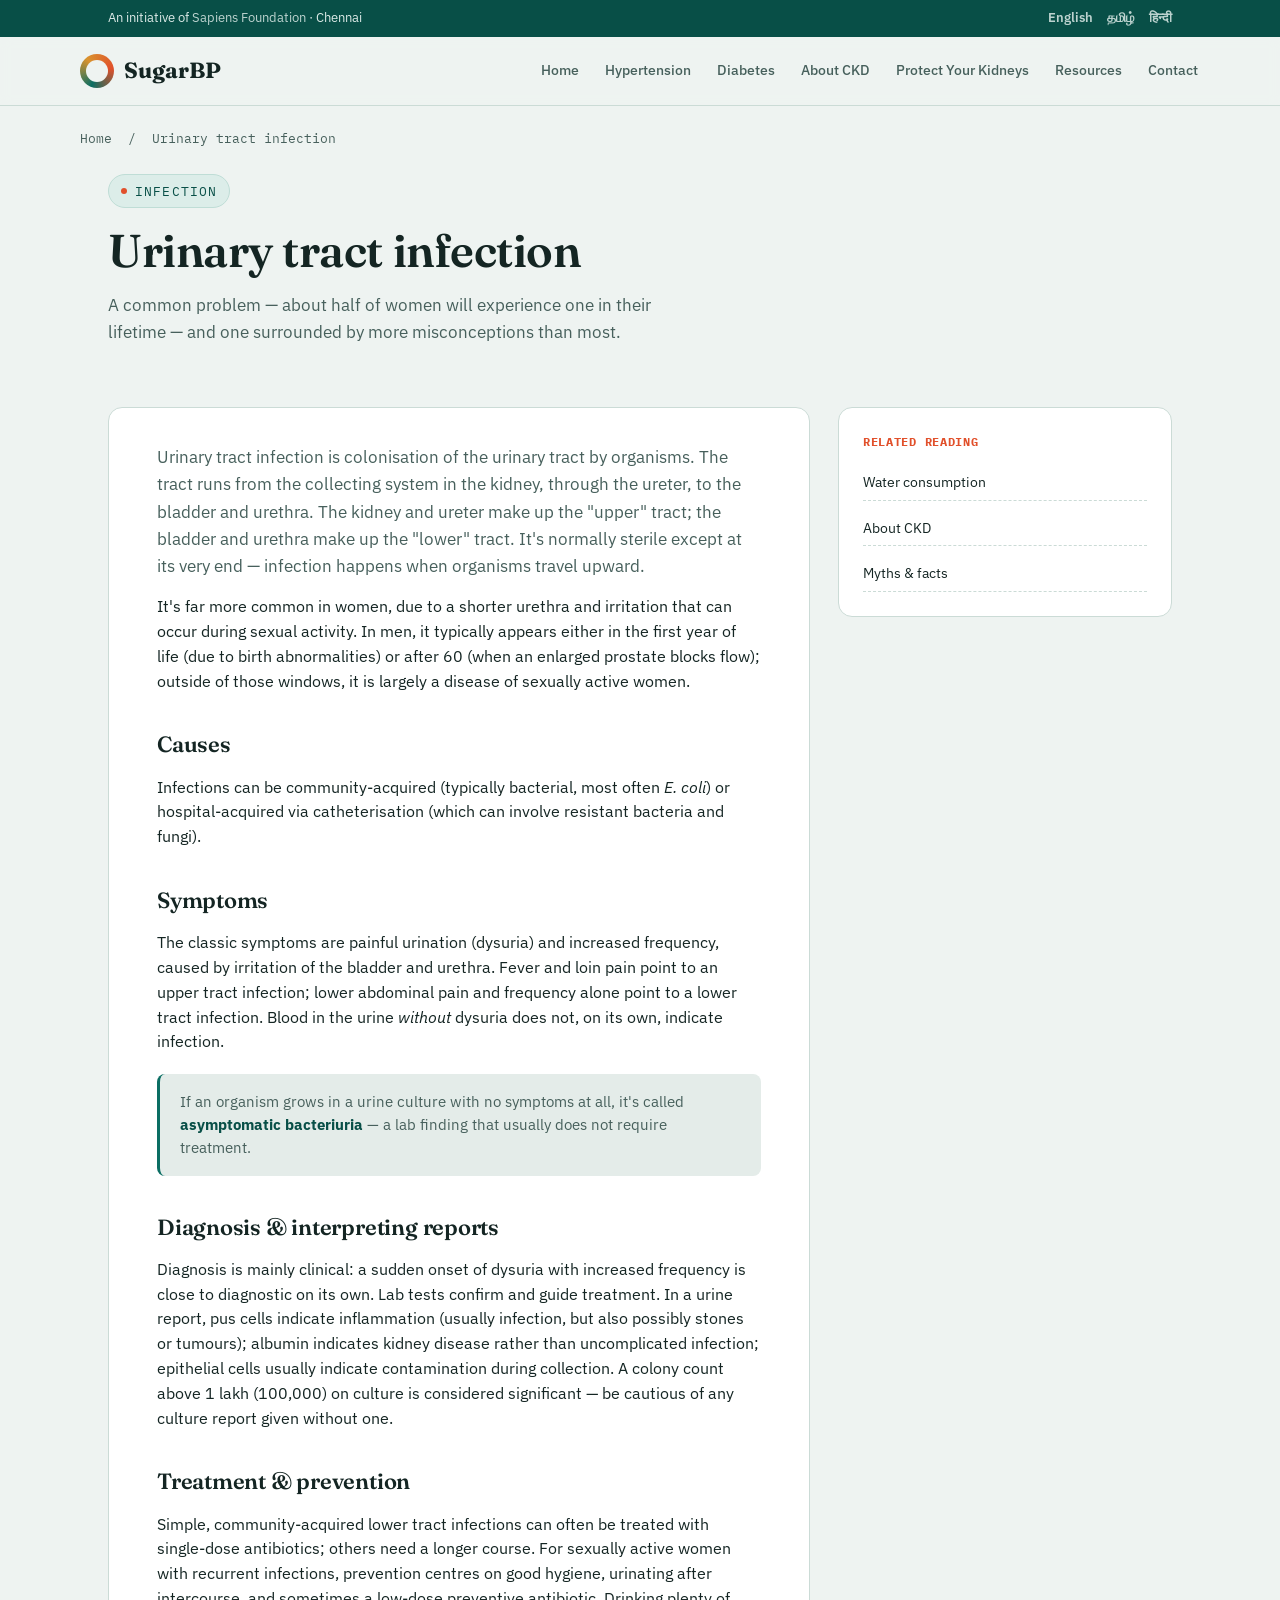
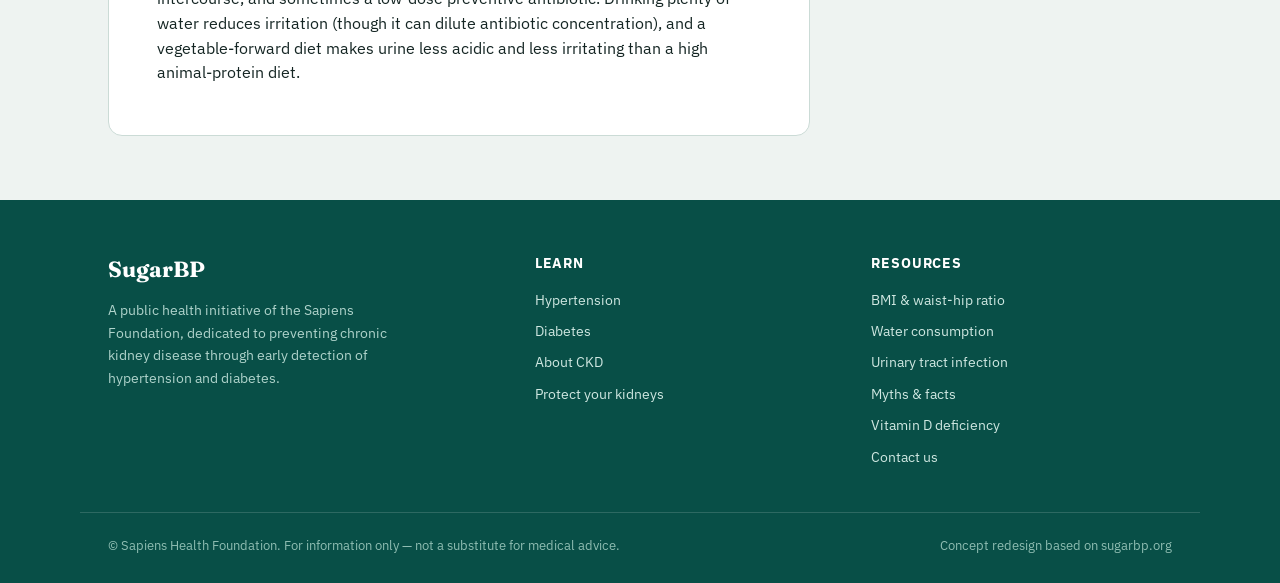
<file: uti.html>
<!DOCTYPE html>
<html lang="en">
<head>
<meta charset="UTF-8">
<meta name="viewport" content="width=device-width, initial-scale=1.0">
<title>Urinary Tract Infection | SugarBP</title>
<meta name="description" content="Causes, symptoms, diagnosis and prevention of urinary tract infection.">
<link rel="preconnect" href="https://fonts.googleapis.com">
<link href="https://fonts.googleapis.com/css2?family=Fraunces:opsz,wght@9..144,400;9..144,500;9..144,600;9..144,700&family=IBM+Plex+Sans:wght@400;500;600;700&family=IBM+Plex+Mono:wght@400;500;600&display=swap" rel="stylesheet">
<link rel="stylesheet" href="style.css">
</head>
<body>

<div class="utility">
  <div class="wrap">
    <div>An initiative of <a href="http://www.sapiensfoundation.org" target="_blank" rel="noopener">Sapiens Foundation</a> &middot; Chennai</div>
    <div class="lang-switch">
      <a href="#" aria-current="true">English</a><span><a href="https://sugarbp.org/Tamil/index.html">&#2980;&#2990;&#3007;&#2996;&#3021;</a></span><span><a href="https://sugarbp.org/Hindi/index.html">&#2361;&#2367;&#2344;&#2381;&#2342;&#2368;</a></span>
    </div>
  </div>
</div>

<header class="site">
  <div class="wrap navrow">
    <a class="brand" href="index.html"><span class="mark" aria-hidden="true"></span>SugarBP</a>
    <nav class="primary" aria-label="Primary">
      <a href="index.html">Home</a>
      <a href="hypertension.html">Hypertension</a>
      <a href="diabetes.html">Diabetes</a>
      <a href="ckd.html">About CKD</a>
      <a href="tips.html">Protect Your Kidneys</a>
      <a href="resources.html">Resources</a>
      <a href="contact.html">Contact</a>
    </nav>
  </div>
</header>

<main>
<div class="crumb wrap"><a href="index.html">Home</a> &nbsp;/&nbsp; Urinary tract infection</div>
  <section class="page-hero" style="border-top:none;">
    <div class="wrap">
      <span class="eyebrow"><span class="dot"></span>Infection</span>
      <h1>Urinary tract infection</h1>
      <p class="lede">A common problem &mdash; about half of women will experience one in their lifetime &mdash; and one surrounded by more misconceptions than most.</p>
    </div>
  </section>

  <section style="border-top:none; padding-top:0;">
    <div class="wrap two-col">
      <div class="article">
        <p class="lead">Urinary tract infection is colonisation of the urinary tract by organisms. The tract runs from the collecting system in the kidney, through the ureter, to the bladder and urethra. The kidney and ureter make up the "upper" tract; the bladder and urethra make up the "lower" tract. It's normally sterile except at its very end &mdash; infection happens when organisms travel upward.</p>
        <p>It's far more common in women, due to a shorter urethra and irritation that can occur during sexual activity. In men, it typically appears either in the first year of life (due to birth abnormalities) or after 60 (when an enlarged prostate blocks flow); outside of those windows, it is largely a disease of sexually active women.</p>

        <h2>Causes</h2>
        <p>Infections can be community-acquired (typically bacterial, most often <em>E. coli</em>) or hospital-acquired via catheterisation (which can involve resistant bacteria and fungi).</p>

        <h2>Symptoms</h2>
        <p>The classic symptoms are painful urination (dysuria) and increased frequency, caused by irritation of the bladder and urethra. Fever and loin pain point to an upper tract infection; lower abdominal pain and frequency alone point to a lower tract infection. Blood in the urine <em>without</em> dysuria does not, on its own, indicate infection.</p>
        <div class="callout-box">If an organism grows in a urine culture with no symptoms at all, it's called <strong>asymptomatic bacteriuria</strong> &mdash; a lab finding that usually does not require treatment.</div>

        <h2>Diagnosis &amp; interpreting reports</h2>
        <p>Diagnosis is mainly clinical: a sudden onset of dysuria with increased frequency is close to diagnostic on its own. Lab tests confirm and guide treatment. In a urine report, pus cells indicate inflammation (usually infection, but also possibly stones or tumours); albumin indicates kidney disease rather than uncomplicated infection; epithelial cells usually indicate contamination during collection. A colony count above 1 lakh (100,000) on culture is considered significant &mdash; be cautious of any culture report given without one.</p>

        <h2>Treatment &amp; prevention</h2>
        <p>Simple, community-acquired lower tract infections can often be treated with single-dose antibiotics; others need a longer course. For sexually active women with recurrent infections, prevention centres on good hygiene, urinating after intercourse, and sometimes a low-dose preventive antibiotic. Drinking plenty of water reduces irritation (though it can dilute antibiotic concentration), and a vegetable-forward diet makes urine less acidic and less irritating than a high animal-protein diet.</p>
      </div>

      <aside class="side-links">
        <h4>Related reading</h4>
        <ul>
          <li><a href="water.html">Water consumption</a></li>
          <li><a href="ckd.html">About CKD</a></li>
          <li><a href="myths.html">Myths &amp; facts</a></li>
        </ul>
      </aside>
    </div>
  </section>
</main>

<footer id="contact-footer">
  <div class="wrap foot-grid">
    <div>
      <div class="brand-foot">SugarBP</div>
      <p class="desc">A public health initiative of the Sapiens Foundation, dedicated to preventing chronic kidney disease through early detection of hypertension and diabetes.</p>
    </div>
    <div>
      <h4>Learn</h4>
      <ul>
        <li><a href="hypertension.html">Hypertension</a></li>
        <li><a href="diabetes.html">Diabetes</a></li>
        <li><a href="ckd.html">About CKD</a></li>
        <li><a href="tips.html">Protect your kidneys</a></li>
      </ul>
    </div>
    <div>
      <h4>Resources</h4>
      <ul>
        <li><a href="bmi.html">BMI &amp; waist-hip ratio</a></li>
        <li><a href="water.html">Water consumption</a></li>
        <li><a href="uti.html">Urinary tract infection</a></li>
        <li><a href="myths.html">Myths &amp; facts</a></li>
        <li><a href="vitamind.html">Vitamin D deficiency</a></li>
        <li><a href="contact.html">Contact us</a></li>
      </ul>
    </div>
  </div>
  <div class="wrap foot-bottom">
    <span>&copy; Sapiens Health Foundation. For information only &mdash; not a substitute for medical advice.</span>
    <span>Concept redesign based on sugarbp.org</span>
  </div>
</footer>

</body>
</html>
</file>
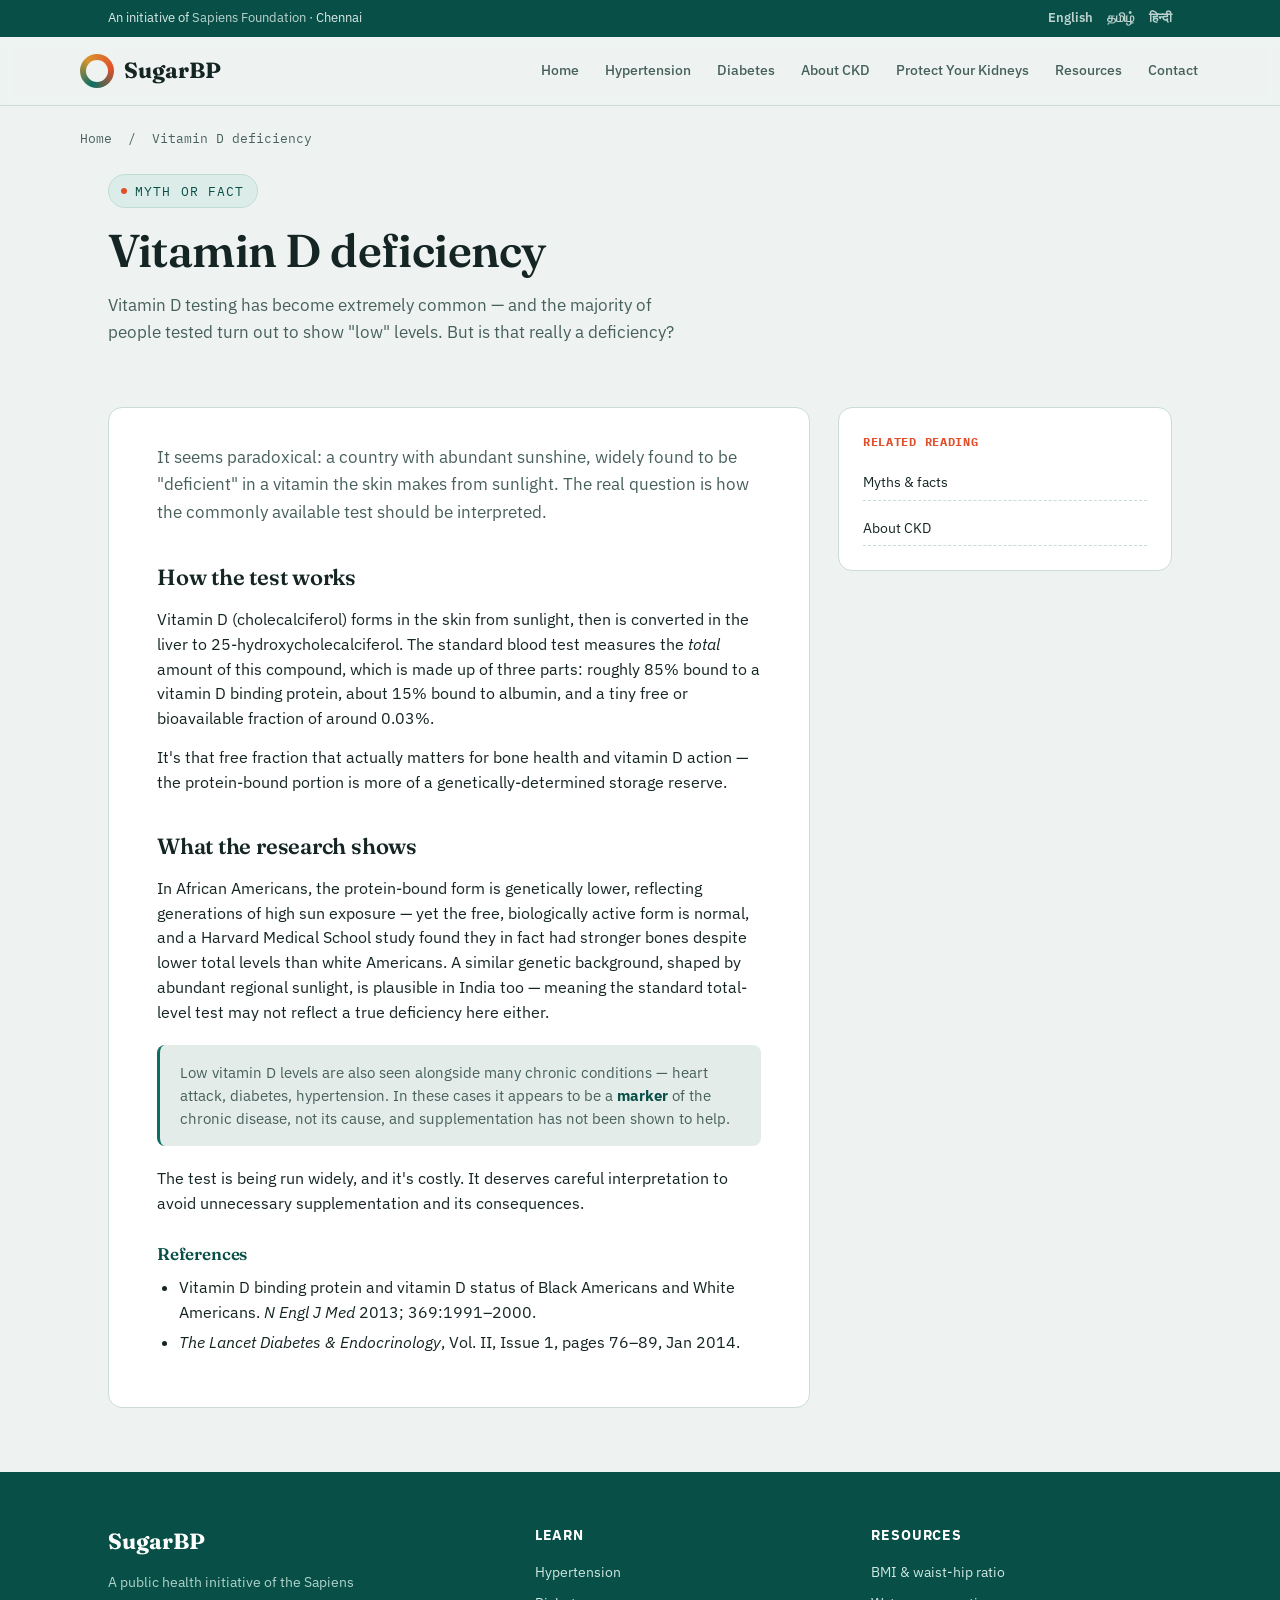
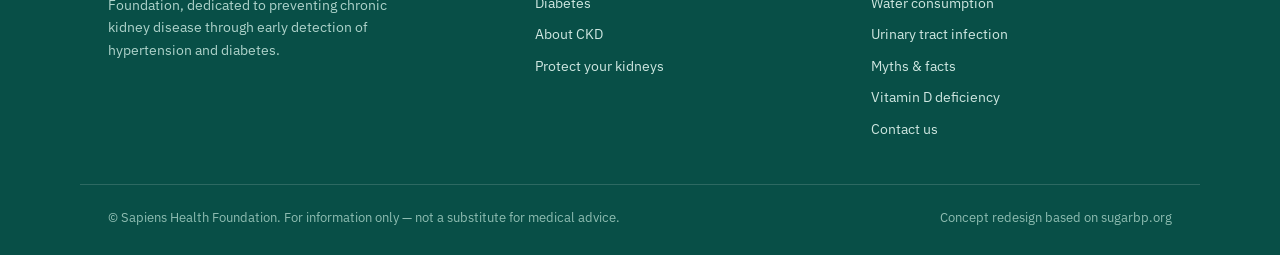
<file: vitamind.html>
<!DOCTYPE html>
<html lang="en">
<head>
<meta charset="UTF-8">
<meta name="viewport" content="width=device-width, initial-scale=1.0">
<title>Vitamin D Deficiency | SugarBP</title>
<meta name="description" content="Why widely-reported vitamin D deficiency in sunny regions may reflect how the test is interpreted, not a true deficiency.">
<link rel="preconnect" href="https://fonts.googleapis.com">
<link href="https://fonts.googleapis.com/css2?family=Fraunces:opsz,wght@9..144,400;9..144,500;9..144,600;9..144,700&family=IBM+Plex+Sans:wght@400;500;600;700&family=IBM+Plex+Mono:wght@400;500;600&display=swap" rel="stylesheet">
<link rel="stylesheet" href="style.css">
</head>
<body>

<div class="utility">
  <div class="wrap">
    <div>An initiative of <a href="http://www.sapiensfoundation.org" target="_blank" rel="noopener">Sapiens Foundation</a> &middot; Chennai</div>
    <div class="lang-switch">
      <a href="#" aria-current="true">English</a><span><a href="https://sugarbp.org/Tamil/index.html">&#2980;&#2990;&#3007;&#2996;&#3021;</a></span><span><a href="https://sugarbp.org/Hindi/index.html">&#2361;&#2367;&#2344;&#2381;&#2342;&#2368;</a></span>
    </div>
  </div>
</div>

<header class="site">
  <div class="wrap navrow">
    <a class="brand" href="index.html"><span class="mark" aria-hidden="true"></span>SugarBP</a>
    <nav class="primary" aria-label="Primary">
      <a href="index.html">Home</a>
      <a href="hypertension.html">Hypertension</a>
      <a href="diabetes.html">Diabetes</a>
      <a href="ckd.html">About CKD</a>
      <a href="tips.html">Protect Your Kidneys</a>
      <a href="resources.html">Resources</a>
      <a href="contact.html">Contact</a>
    </nav>
  </div>
</header>

<main>
<div class="crumb wrap"><a href="index.html">Home</a> &nbsp;/&nbsp; Vitamin D deficiency</div>
  <section class="page-hero" style="border-top:none;">
    <div class="wrap">
      <span class="eyebrow"><span class="dot"></span>Myth or fact</span>
      <h1>Vitamin D deficiency</h1>
      <p class="lede">Vitamin D testing has become extremely common &mdash; and the majority of people tested turn out to show "low" levels. But is that really a deficiency?</p>
    </div>
  </section>

  <section style="border-top:none; padding-top:0;">
    <div class="wrap two-col">
      <div class="article">
        <p class="lead">It seems paradoxical: a country with abundant sunshine, widely found to be "deficient" in a vitamin the skin makes from sunlight. The real question is how the commonly available test should be interpreted.</p>

        <h2>How the test works</h2>
        <p>Vitamin D (cholecalciferol) forms in the skin from sunlight, then is converted in the liver to 25-hydroxycholecalciferol. The standard blood test measures the <em>total</em> amount of this compound, which is made up of three parts: roughly 85% bound to a vitamin D binding protein, about 15% bound to albumin, and a tiny free or bioavailable fraction of around 0.03%.</p>
        <p>It's that free fraction that actually matters for bone health and vitamin D action &mdash; the protein-bound portion is more of a genetically-determined storage reserve.</p>

        <h2>What the research shows</h2>
        <p>In African Americans, the protein-bound form is genetically lower, reflecting generations of high sun exposure &mdash; yet the free, biologically active form is normal, and a Harvard Medical School study found they in fact had stronger bones despite lower total levels than white Americans. A similar genetic background, shaped by abundant regional sunlight, is plausible in India too &mdash; meaning the standard total-level test may not reflect a true deficiency here either.</p>
        <div class="callout-box">Low vitamin D levels are also seen alongside many chronic conditions &mdash; heart attack, diabetes, hypertension. In these cases it appears to be a <strong>marker</strong> of the chronic disease, not its cause, and supplementation has not been shown to help.</div>
        <p>The test is being run widely, and it's costly. It deserves careful interpretation to avoid unnecessary supplementation and its consequences.</p>

        <h3>References</h3>
        <ul>
          <li>Vitamin D binding protein and vitamin D status of Black Americans and White Americans. <em>N Engl J Med</em> 2013; 369:1991&ndash;2000.</li>
          <li><em>The Lancet Diabetes &amp; Endocrinology</em>, Vol. II, Issue 1, pages 76&ndash;89, Jan 2014.</li>
        </ul>
      </div>

      <aside class="side-links">
        <h4>Related reading</h4>
        <ul>
          <li><a href="myths.html">Myths &amp; facts</a></li>
          <li><a href="ckd.html">About CKD</a></li>
        </ul>
      </aside>
    </div>
  </section>
</main>

<footer id="contact-footer">
  <div class="wrap foot-grid">
    <div>
      <div class="brand-foot">SugarBP</div>
      <p class="desc">A public health initiative of the Sapiens Foundation, dedicated to preventing chronic kidney disease through early detection of hypertension and diabetes.</p>
    </div>
    <div>
      <h4>Learn</h4>
      <ul>
        <li><a href="hypertension.html">Hypertension</a></li>
        <li><a href="diabetes.html">Diabetes</a></li>
        <li><a href="ckd.html">About CKD</a></li>
        <li><a href="tips.html">Protect your kidneys</a></li>
      </ul>
    </div>
    <div>
      <h4>Resources</h4>
      <ul>
        <li><a href="bmi.html">BMI &amp; waist-hip ratio</a></li>
        <li><a href="water.html">Water consumption</a></li>
        <li><a href="uti.html">Urinary tract infection</a></li>
        <li><a href="myths.html">Myths &amp; facts</a></li>
        <li><a href="vitamind.html">Vitamin D deficiency</a></li>
        <li><a href="contact.html">Contact us</a></li>
      </ul>
    </div>
  </div>
  <div class="wrap foot-bottom">
    <span>&copy; Sapiens Health Foundation. For information only &mdash; not a substitute for medical advice.</span>
    <span>Concept redesign based on sugarbp.org</span>
  </div>
</footer>

</body>
</html>
</file>
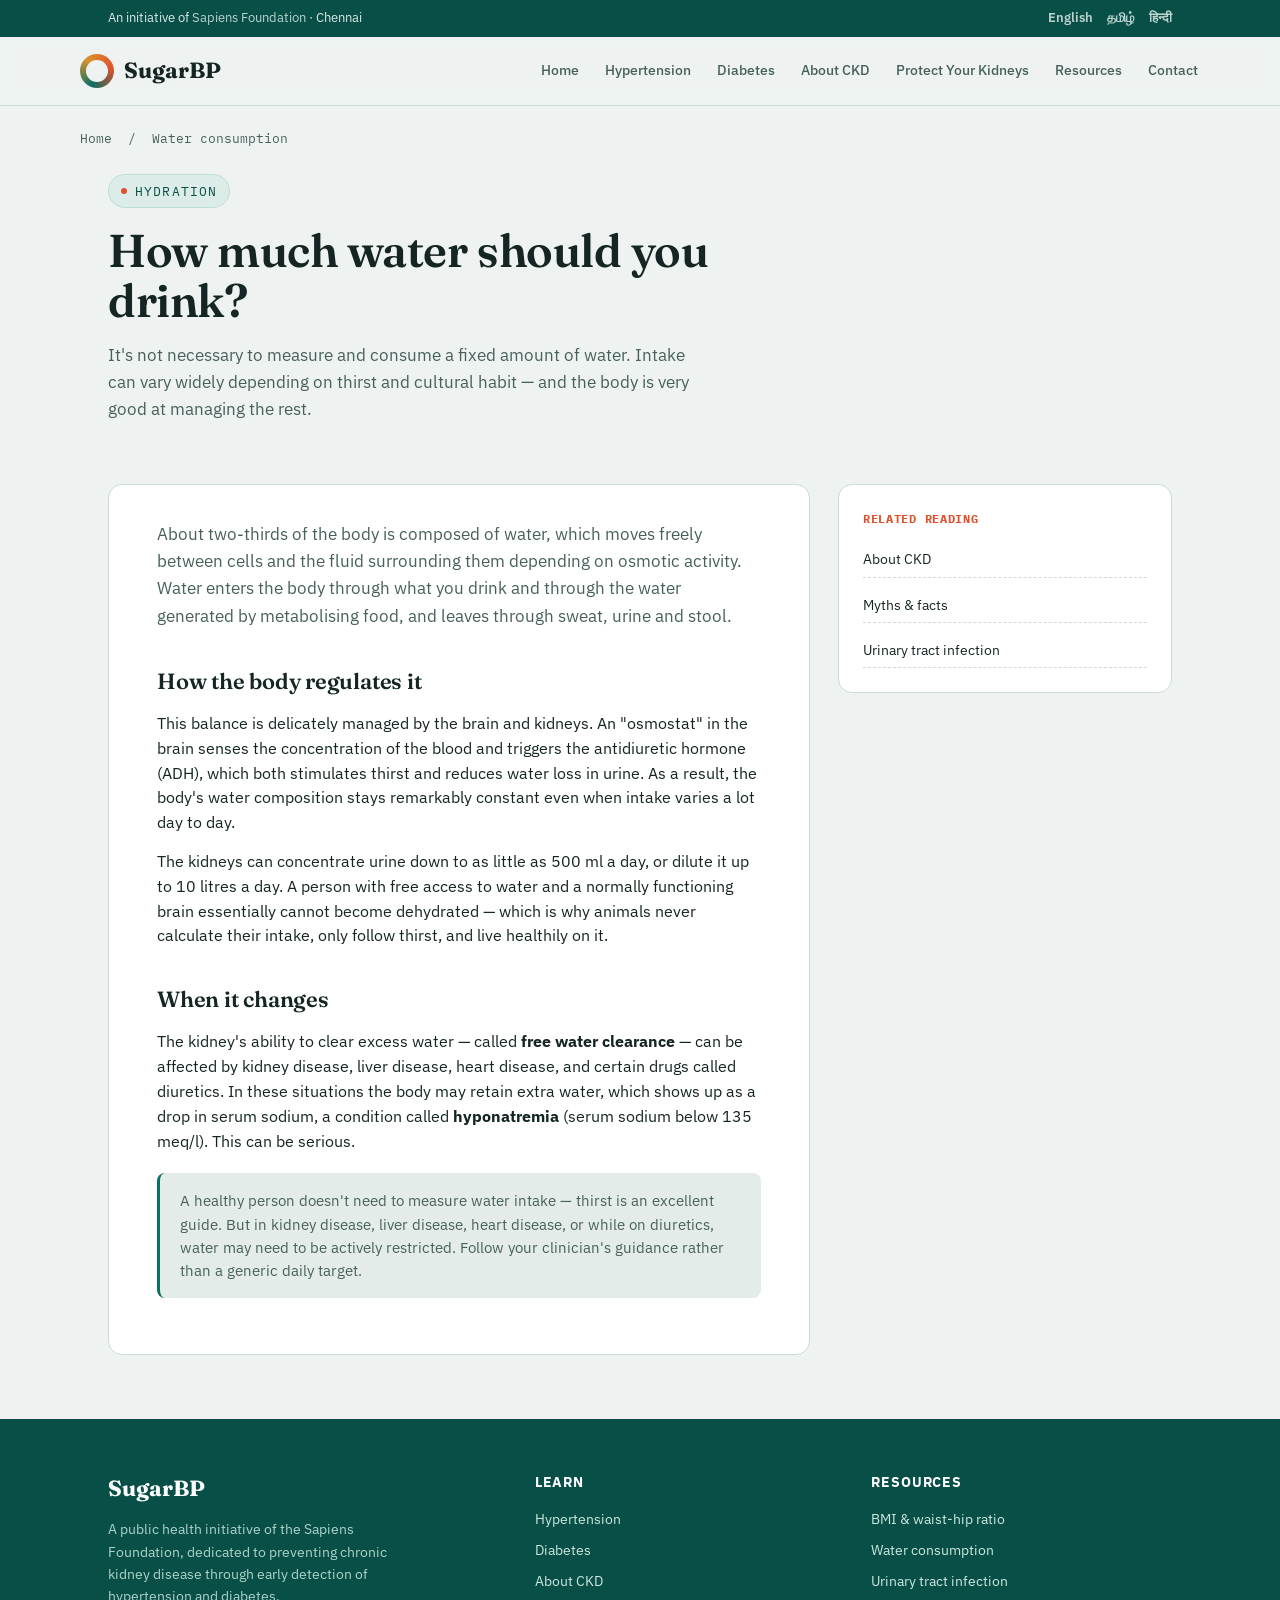
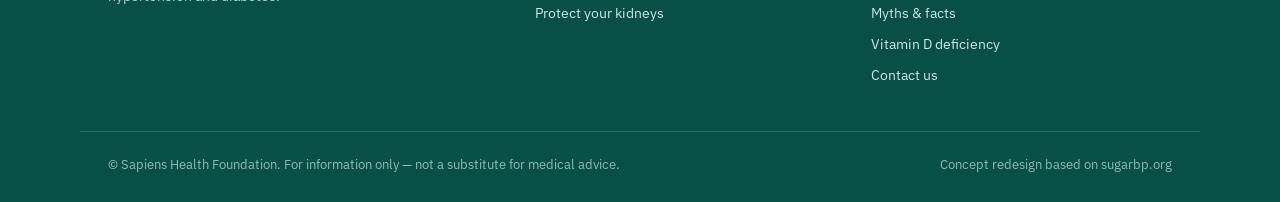
<file: water.html>
<!DOCTYPE html>
<html lang="en">
<head>
<meta charset="UTF-8">
<meta name="viewport" content="width=device-width, initial-scale=1.0">
<title>Water Consumption | SugarBP</title>
<meta name="description" content="How the body regulates water balance, and when water intake needs to be restricted.">
<link rel="preconnect" href="https://fonts.googleapis.com">
<link href="https://fonts.googleapis.com/css2?family=Fraunces:opsz,wght@9..144,400;9..144,500;9..144,600;9..144,700&family=IBM+Plex+Sans:wght@400;500;600;700&family=IBM+Plex+Mono:wght@400;500;600&display=swap" rel="stylesheet">
<link rel="stylesheet" href="style.css">
</head>
<body>

<div class="utility">
  <div class="wrap">
    <div>An initiative of <a href="http://www.sapiensfoundation.org" target="_blank" rel="noopener">Sapiens Foundation</a> &middot; Chennai</div>
    <div class="lang-switch">
      <a href="#" aria-current="true">English</a><span><a href="https://sugarbp.org/Tamil/index.html">&#2980;&#2990;&#3007;&#2996;&#3021;</a></span><span><a href="https://sugarbp.org/Hindi/index.html">&#2361;&#2367;&#2344;&#2381;&#2342;&#2368;</a></span>
    </div>
  </div>
</div>

<header class="site">
  <div class="wrap navrow">
    <a class="brand" href="index.html"><span class="mark" aria-hidden="true"></span>SugarBP</a>
    <nav class="primary" aria-label="Primary">
      <a href="index.html">Home</a>
      <a href="hypertension.html">Hypertension</a>
      <a href="diabetes.html">Diabetes</a>
      <a href="ckd.html">About CKD</a>
      <a href="tips.html">Protect Your Kidneys</a>
      <a href="resources.html">Resources</a>
      <a href="contact.html">Contact</a>
    </nav>
  </div>
</header>

<main>
<div class="crumb wrap"><a href="index.html">Home</a> &nbsp;/&nbsp; Water consumption</div>
  <section class="page-hero" style="border-top:none;">
    <div class="wrap">
      <span class="eyebrow"><span class="dot"></span>Hydration</span>
      <h1>How much water should you drink?</h1>
      <p class="lede">It's not necessary to measure and consume a fixed amount of water. Intake can vary widely depending on thirst and cultural habit &mdash; and the body is very good at managing the rest.</p>
    </div>
  </section>

  <section style="border-top:none; padding-top:0;">
    <div class="wrap two-col">
      <div class="article">
        <p class="lead">About two-thirds of the body is composed of water, which moves freely between cells and the fluid surrounding them depending on osmotic activity. Water enters the body through what you drink and through the water generated by metabolising food, and leaves through sweat, urine and stool.</p>

        <h2>How the body regulates it</h2>
        <p>This balance is delicately managed by the brain and kidneys. An "osmostat" in the brain senses the concentration of the blood and triggers the antidiuretic hormone (ADH), which both stimulates thirst and reduces water loss in urine. As a result, the body's water composition stays remarkably constant even when intake varies a lot day to day.</p>
        <p>The kidneys can concentrate urine down to as little as 500&nbsp;ml a day, or dilute it up to 10 litres a day. A person with free access to water and a normally functioning brain essentially cannot become dehydrated &mdash; which is why animals never calculate their intake, only follow thirst, and live healthily on it.</p>

        <h2>When it changes</h2>
        <p>The kidney's ability to clear excess water &mdash; called <strong>free water clearance</strong> &mdash; can be affected by kidney disease, liver disease, heart disease, and certain drugs called diuretics. In these situations the body may retain extra water, which shows up as a drop in serum sodium, a condition called <strong>hyponatremia</strong> (serum sodium below 135 meq/l). This can be serious.</p>
        <div class="callout-box">A healthy person doesn't need to measure water intake &mdash; thirst is an excellent guide. But in kidney disease, liver disease, heart disease, or while on diuretics, water may need to be actively restricted. Follow your clinician's guidance rather than a generic daily target.</div>
      </div>

      <aside class="side-links">
        <h4>Related reading</h4>
        <ul>
          <li><a href="ckd.html">About CKD</a></li>
          <li><a href="myths.html">Myths &amp; facts</a></li>
          <li><a href="uti.html">Urinary tract infection</a></li>
        </ul>
      </aside>
    </div>
  </section>
</main>

<footer id="contact-footer">
  <div class="wrap foot-grid">
    <div>
      <div class="brand-foot">SugarBP</div>
      <p class="desc">A public health initiative of the Sapiens Foundation, dedicated to preventing chronic kidney disease through early detection of hypertension and diabetes.</p>
    </div>
    <div>
      <h4>Learn</h4>
      <ul>
        <li><a href="hypertension.html">Hypertension</a></li>
        <li><a href="diabetes.html">Diabetes</a></li>
        <li><a href="ckd.html">About CKD</a></li>
        <li><a href="tips.html">Protect your kidneys</a></li>
      </ul>
    </div>
    <div>
      <h4>Resources</h4>
      <ul>
        <li><a href="bmi.html">BMI &amp; waist-hip ratio</a></li>
        <li><a href="water.html">Water consumption</a></li>
        <li><a href="uti.html">Urinary tract infection</a></li>
        <li><a href="myths.html">Myths &amp; facts</a></li>
        <li><a href="vitamind.html">Vitamin D deficiency</a></li>
        <li><a href="contact.html">Contact us</a></li>
      </ul>
    </div>
  </div>
  <div class="wrap foot-bottom">
    <span>&copy; Sapiens Health Foundation. For information only &mdash; not a substitute for medical advice.</span>
    <span>Concept redesign based on sugarbp.org</span>
  </div>
</footer>

</body>
</html>
</file>
<file: style.css>
:root{
  --bg: #EEF3F1;
  --bg-alt: #E4ECE9;
  --ink: #142523;
  --ink-soft: #47605c;
  --teal: #0B6E63;
  --teal-dark: #084F47;
  --vermillion: #E1502B;
  --amber: #D9932E;
  --card: #FFFFFF;
  --line: #CBDBD6;
  --radius: 14px;
}
*{box-sizing:border-box;}
html{scroll-behavior:smooth;}
body{
  margin:0;
  background:var(--bg);
  color:var(--ink);
  font-family:'IBM Plex Sans', sans-serif;
  line-height:1.6;
  -webkit-font-smoothing:antialiased;
}
@media (prefers-reduced-motion: reduce){
  *{animation-duration:0.001ms !important; transition-duration:0.001ms !important;}
}
h1,h2,h3{
  font-family:'Fraunces', serif;
  font-weight:600;
  letter-spacing:-0.01em;
  margin:0;
  color:var(--ink);
}
.mono{font-family:'IBM Plex Mono', monospace;}
a{color:inherit;}
img{max-width:100%;}
.wrap{max-width:1120px; margin:0 auto; padding:0 28px;}
.narrow{max-width:760px;}

/* ---------- Top utility bar ---------- */
.utility{ background:var(--teal-dark); color:#DCEAE7; font-size:13px; }
.utility .wrap{ display:flex; justify-content:space-between; align-items:center; padding-top:8px; padding-bottom:8px; gap:16px; flex-wrap:wrap; }
.utility a{ text-decoration:none; opacity:.85; }
.utility a:hover{ opacity:1; text-decoration:underline; }
.lang-switch span{ margin-left:14px; }
.lang-switch a{ font-weight:600; }

/* ---------- Header / Nav ---------- */
header.site{
  background:rgba(238,243,241,0.92);
  border-bottom:1px solid var(--line);
  position:sticky; top:0; z-index:50;
  backdrop-filter:saturate(140%) blur(6px);
}
.navrow{ display:flex; align-items:center; justify-content:space-between; padding:16px 0; gap:20px; flex-wrap:wrap; }
.brand{ display:flex; align-items:center; gap:10px; font-family:'Fraunces', serif; font-weight:700; font-size:22px; text-decoration:none; color:var(--ink); flex:none; }
.brand .mark{ width:34px; height:34px; border-radius:50%; background:conic-gradient(from 200deg, var(--teal), var(--amber), var(--vermillion), var(--teal)); display:inline-block; position:relative; }
.brand .mark::after{ content:""; position:absolute; inset:6px; background:var(--bg); border-radius:50%; }
nav.primary{ display:flex; gap:22px; font-size:14px; font-weight:500; flex-wrap:wrap; }
nav.primary a{ text-decoration:none; color:var(--ink-soft); padding:6px 2px; border-bottom:2px solid transparent; transition:color .15s ease, border-color .15s ease; white-space:nowrap; }
nav.primary a:hover, nav.primary a:focus-visible{ color:var(--teal-dark); border-color:var(--teal); outline:none; }
nav.primary a.active{ color:var(--teal-dark); border-color:var(--teal); }
.subnav{ background:var(--bg-alt); border-bottom:1px solid var(--line); font-size:13.5px; }
.subnav .wrap{ display:flex; gap:20px; padding:10px 28px; flex-wrap:wrap; }
.subnav a{ text-decoration:none; color:var(--ink-soft); }
.subnav a:hover{ color:var(--teal-dark); }
.subnav .sep{ color:var(--line); }

/* ---------- Breadcrumb ---------- */
.crumb{ font-family:'IBM Plex Mono', monospace; font-size:12.5px; color:var(--ink-soft); padding:22px 0 0; }
.crumb a{ text-decoration:none; color:var(--ink-soft); }
.crumb a:hover{ color:var(--teal-dark); }

/* ---------- Hero (page-level, smaller than home) ---------- */
.page-hero{ padding:26px 0 44px; }
.page-hero .eyebrow{ display:inline-flex; align-items:center; gap:8px; font-family:'IBM Plex Mono', monospace; font-size:12.5px; letter-spacing:.09em; text-transform:uppercase; color:var(--teal-dark); background:#DCEDE9; border:1px solid #BFDDD6; padding:6px 12px; border-radius:999px; margin-bottom:18px; }
.page-hero .eyebrow .dot{ width:6px;height:6px;border-radius:50%;background:var(--vermillion); }
.page-hero h1{ font-size:clamp(30px, 4.6vw, 46px); line-height:1.08; max-width:20ch; }
.page-hero .lede{ margin-top:16px; max-width:60ch; font-size:17px; color:var(--ink-soft); }

/* ---------- Home-only large hero ---------- */
.hero{ padding:88px 0 72px; position:relative; overflow:hidden; border-top:none; }
.hero::before{ content:""; position:absolute; top:-140px; right:-160px; width:520px; height:520px; border-radius:50%; background:radial-gradient(circle at 30% 30%, rgba(11,110,99,0.14), transparent 70%); }
.hero h1{ font-size:clamp(34px, 5.6vw, 58px); line-height:1.06; max-width:16ch; }
.hero h1 em{ font-style:normal; color:var(--teal); }
.hero .lede{ margin-top:22px; max-width:56ch; font-size:18px; color:var(--ink-soft); }

.cta-row{ margin-top:28px; display:flex; gap:14px; flex-wrap:wrap; }
.btn{ display:inline-flex; align-items:center; gap:8px; padding:13px 22px; border-radius:999px; font-weight:600; font-size:15px; text-decoration:none; border:1.5px solid transparent; transition:transform .15s ease, box-shadow .15s ease, background .15s ease; }
.btn:focus-visible{ outline:3px solid var(--teal); outline-offset:2px; }
.btn-primary{ background:var(--teal); color:#fff; box-shadow:0 8px 20px -8px rgba(11,110,99,0.55); }
.btn-primary:hover{ transform:translateY(-1px); background:var(--teal-dark); }
.btn-ghost{ background:transparent; color:var(--ink); border-color:var(--line); }
.btn-ghost:hover{ border-color:var(--teal); color:var(--teal-dark); }

/* ---------- Section shell ---------- */
section{ padding:64px 0; border-top:1px solid var(--line); }
section:first-of-type{ border-top:none; }
.section-head{ display:flex; justify-content:space-between; align-items:flex-end; gap:24px; margin-bottom:36px; flex-wrap:wrap; }
.section-head .tag{ font-family:'IBM Plex Mono', monospace; font-size:12.5px; letter-spacing:.08em; text-transform:uppercase; color:var(--vermillion); display:block; margin-bottom:10px; }
.section-head h2{ font-size:clamp(24px, 3.2vw, 34px); max-width:22ch; }
.section-head p{ color:var(--ink-soft); max-width:42ch; font-size:15.5px; margin-top:8px; }

/* ---------- Article / long-form text pages ---------- */
.article{ background:var(--card); border:1px solid var(--line); border-radius:var(--radius); padding:36px clamp(22px,4vw,48px); }
.article h2{ font-size:22px; margin-top:34px; margin-bottom:12px; }
.article h2:first-child{ margin-top:0; }
.article h3{ font-size:17px; margin-top:24px; margin-bottom:8px; color:var(--teal-dark); }
.article p{ margin:0 0 14px; color:var(--ink); font-size:15.5px; }
.article p.lead{ font-size:17px; color:var(--ink-soft); }
.article ul, .article ol{ margin:0 0 16px; padding-left:22px; color:var(--ink); font-size:15.5px; }
.article li{ margin-bottom:6px; }
.callout-box{ background:var(--bg-alt); border-left:3px solid var(--teal); border-radius:8px; padding:16px 20px; margin:20px 0; font-size:14.5px; color:var(--ink-soft); }
.callout-box strong{ color:var(--teal-dark); }
.side-links{ background:var(--card); border:1px solid var(--line); border-radius:var(--radius); padding:24px; }
.side-links h4{ font-family:'IBM Plex Mono', monospace; font-size:12px; text-transform:uppercase; letter-spacing:.06em; color:var(--vermillion); margin:0 0 14px; }
.side-links ul{ list-style:none; margin:0; padding:0; display:grid; gap:10px; }
.side-links a{ text-decoration:none; font-size:14px; color:var(--ink); display:block; padding:6px 0; border-bottom:1px dashed var(--line); }
.side-links a:hover{ color:var(--teal-dark); }
.two-col{ display:grid; grid-template-columns:2.1fr 1fr; gap:28px; align-items:start; }

/* ---------- Vitals gauges ---------- */
.gauges{ display:grid; grid-template-columns:1fr 1fr; gap:28px; }
.gauge-card{ background:var(--card); border:1px solid var(--line); border-radius:var(--radius); padding:28px 26px 26px; }
.gauge-card h3{ font-size:20px; }
.gauge-card .who{ color:var(--ink-soft); font-size:14px; margin-top:4px; }
.scale{ margin-top:26px; display:flex; border-radius:10px; overflow:hidden; height:14px; }
.scale div{ height:100%; }
.scale .normal{ background:#8FC7B9; }
.scale .pre{ background:var(--amber); }
.scale .stage1{ background:#E4772E; }
.scale .high{ background:var(--vermillion); }
.scale-labels{ display:flex; justify-content:space-between; font-family:'IBM Plex Mono', monospace; font-size:11.5px; color:var(--ink-soft); margin-top:8px; }
.readout{ margin-top:22px; display:grid; gap:10px; }
.readout .row{ display:flex; justify-content:space-between; align-items:baseline; padding:10px 14px; border-radius:8px; background:var(--bg-alt); font-size:14px; }
.readout .row .label{ color:var(--ink); font-weight:500; }
.readout .row .val{ font-family:'IBM Plex Mono', monospace; font-weight:600; color:var(--teal-dark); }
.readout .row.flag .val{ color:var(--vermillion); }

/* ---------- Tips checklist ---------- */
.tips-grid{ display:grid; grid-template-columns:repeat(3, 1fr); gap:16px; }
.tip{ background:var(--card); border:1px solid var(--line); border-radius:var(--radius); padding:20px 20px 22px; display:flex; gap:14px; align-items:flex-start; }
.tip .icon{ flex:none; width:38px; height:38px; border-radius:10px; background:#DCEDE9; color:var(--teal-dark); display:flex; align-items:center; justify-content:center; font-size:18px; }
.tip h4{ font-family:'IBM Plex Sans'; font-weight:600; font-size:15.5px; margin:0 0 4px; }
.tip p{ margin:0; font-size:13.5px; color:var(--ink-soft); }

/* ---------- Myth vs fact ---------- */
.myth-grid{ display:grid; gap:14px; }
.myth-card{ display:grid; grid-template-columns:1fr 1fr; border:1px solid var(--line); border-radius:var(--radius); overflow:hidden; }
.myth-card > div{ padding:18px 20px; font-size:14.5px; }
.myth-card .myth{ background:#FBEDE7; border-right:1px solid var(--line); }
.myth-card .fact{ background:#E9F3EF; }
.myth-card .kicker{ font-family:'IBM Plex Mono', monospace; font-size:11px; text-transform:uppercase; letter-spacing:.06em; display:block; margin-bottom:6px; }
.myth-card .myth .kicker{ color:var(--vermillion); }
.myth-card .fact .kicker{ color:var(--teal-dark); }

/* ---------- Callout banner ---------- */
.callout{ background:linear-gradient(135deg, var(--teal-dark), var(--teal)); color:#EAF4F1; border-radius:20px; padding:48px 44px; display:grid; grid-template-columns:1.1fr 0.9fr; gap:36px; align-items:center; }
.callout h2{ color:#fff; font-size:clamp(24px,3vw,32px); max-width:18ch; }
.callout p{ color:#CFE7E1; font-size:15.5px; margin-top:14px; max-width:48ch; }
.callout .stat-block{ background:rgba(255,255,255,0.08); border:1px solid rgba(255,255,255,0.18); border-radius:14px; padding:22px; }
.callout .stat-block .big{ font-family:'Fraunces', serif; font-size:44px; font-weight:600; color:#fff; line-height:1; }
.callout .stat-block .cap{ font-size:13px; color:#CFE7E1; margin-top:8px; }

/* ---------- Pathway / index cards ---------- */
.paths{ display:grid; grid-template-columns:repeat(3, 1fr); gap:20px; }
.path-card{ background:var(--card); border:1px solid var(--line); border-radius:var(--radius); padding:26px; text-decoration:none; color:var(--ink); display:flex; flex-direction:column; gap:10px; transition:box-shadow .15s ease, transform .15s ease, border-color .15s ease; }
.path-card:hover{ box-shadow:0 14px 30px -16px rgba(20,37,35,0.35); transform:translateY(-2px); border-color:var(--teal); }
.path-card .num{ font-family:'IBM Plex Mono', monospace; font-size:12px; color:var(--vermillion); }
.path-card h3{ font-size:19px; }
.path-card p{ margin:0; font-size:14px; color:var(--ink-soft); }
.path-card .go{ margin-top:auto; font-size:13.5px; font-weight:600; color:var(--teal-dark); }

/* ---------- Formula card ---------- */
.formula-card{ background:var(--teal-dark); color:#fff; border-radius:var(--radius); padding:28px 30px; text-align:center; }
.formula-card .formula{ font-family:'IBM Plex Mono', monospace; font-size:22px; letter-spacing:.02em; }
.formula-card .formula-cap{ font-size:12.5px; color:#BFE0D8; margin-top:8px; }
.range-table{ width:100%; border-collapse:collapse; margin-top:24px; font-size:14.5px; }
.range-table th{ text-align:left; font-family:'IBM Plex Mono', monospace; font-size:11.5px; text-transform:uppercase; letter-spacing:.05em; color:var(--ink-soft); padding:10px 12px; border-bottom:1px solid var(--line); }
.range-table td{ padding:12px; border-bottom:1px solid var(--line); }
.range-table tr:last-child td{ border-bottom:none; }
.range-table .swatch{ display:inline-block; width:10px; height:10px; border-radius:3px; margin-right:8px; }

/* ---------- Contact ---------- */
.contact-card{ background:var(--card); border:1px solid var(--line); border-radius:var(--radius); padding:32px; display:grid; gap:8px; max-width:520px; }
.contact-card .line{ font-size:15px; }
.contact-card .role{ color:var(--ink-soft); font-size:14px; margin-bottom:8px; }
.contact-card a.contact-link{ color:var(--teal-dark); font-weight:600; text-decoration:none; }
.contact-card a.contact-link:hover{ text-decoration:underline; }

/* ---------- Footer ---------- */
footer{ background:var(--teal-dark); color:#CFE7E1; padding:52px 0 28px; }
.foot-grid{ display:grid; grid-template-columns:1.3fr 1fr 1fr; gap:36px; }
footer h4{ color:#fff; font-family:'IBM Plex Sans'; font-size:14px; margin:0 0 14px; text-transform:uppercase; letter-spacing:.06em; }
footer .brand-foot{ font-family:'Fraunces', serif; color:#fff; font-size:22px; font-weight:700; }
footer p.desc{ font-size:14px; color:#AFD3CB; margin-top:12px; max-width:38ch; }
footer ul{ list-style:none; padding:0; margin:0; display:grid; gap:9px; font-size:14px; }
footer a{ text-decoration:none; color:#CFE7E1; }
footer a:hover{ text-decoration:underline; }
.foot-bottom{ margin-top:44px; padding-top:22px; border-top:1px solid rgba(255,255,255,0.15); display:flex; justify-content:space-between; font-size:12.5px; color:#8FBDB2; flex-wrap:wrap; gap:10px; }

/* ---------- Responsive ---------- */
@media (max-width: 860px){
  nav.primary{ display:none; }
  .gauges{ grid-template-columns:1fr; }
  .tips-grid{ grid-template-columns:1fr 1fr; }
  .callout{ grid-template-columns:1fr; }
  .paths{ grid-template-columns:1fr; }
  .foot-grid{ grid-template-columns:1fr; }
  .two-col{ grid-template-columns:1fr; }
  .myth-card{ grid-template-columns:1fr; }
  .myth-card .myth{ border-right:none; border-bottom:1px solid var(--line); }
}
@media (max-width: 520px){
  .tips-grid{ grid-template-columns:1fr; }
  .hero{ padding:64px 0 48px; }
  section{ padding:48px 0; }
  .callout{ padding:32px 24px; }
  .article{ padding:26px 18px; }
}
</file>
